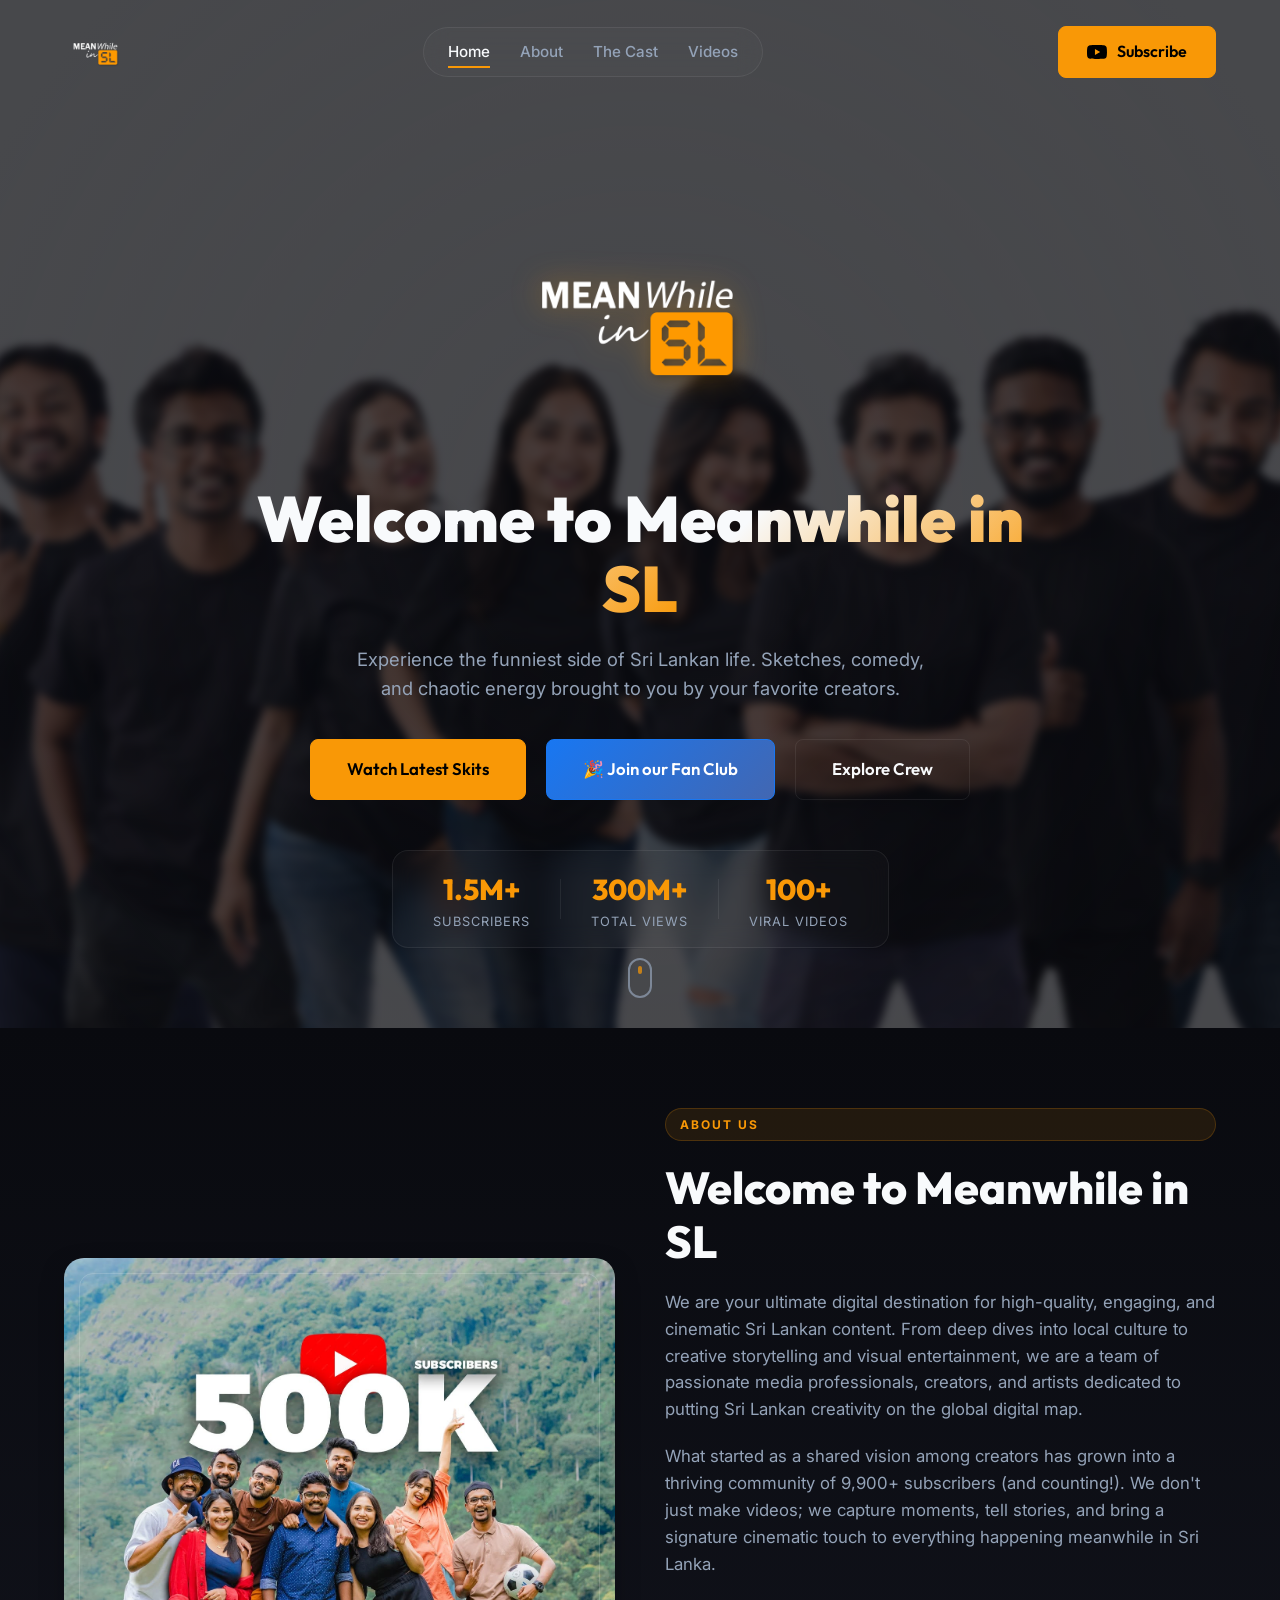
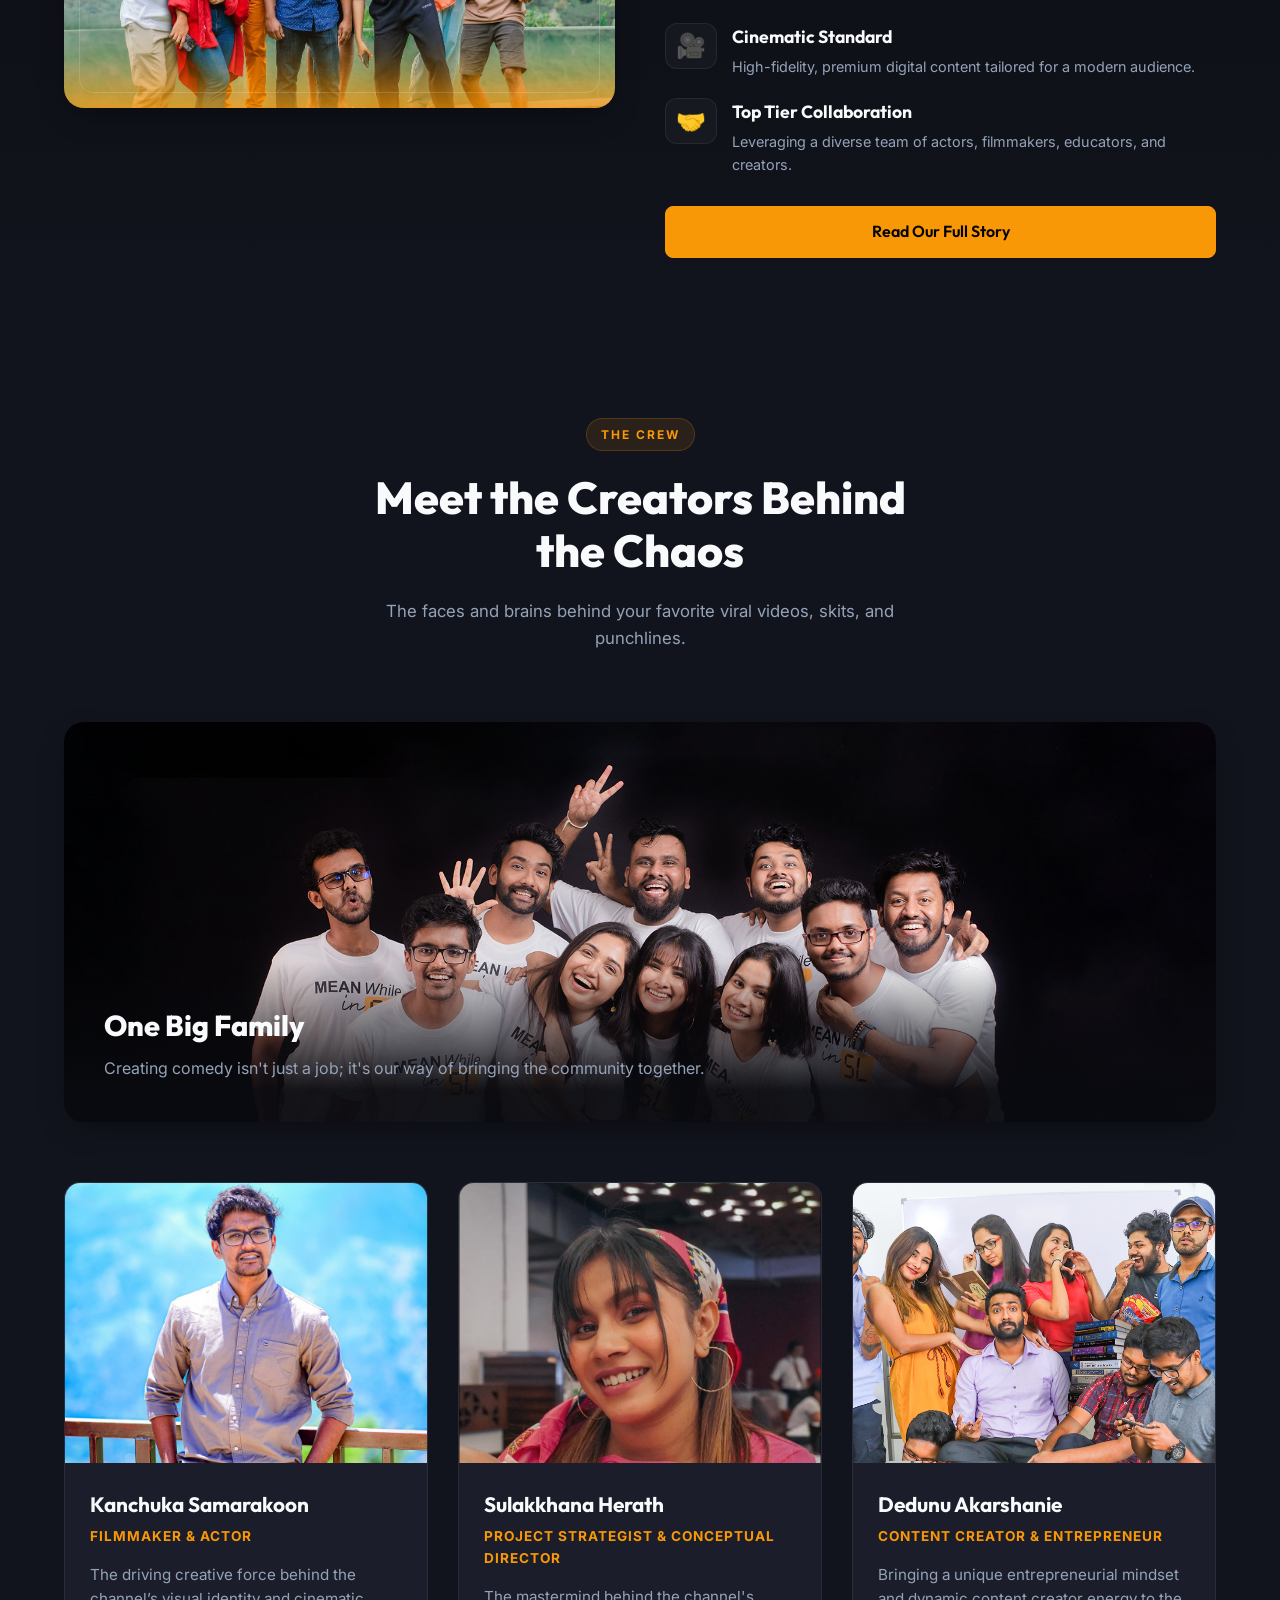
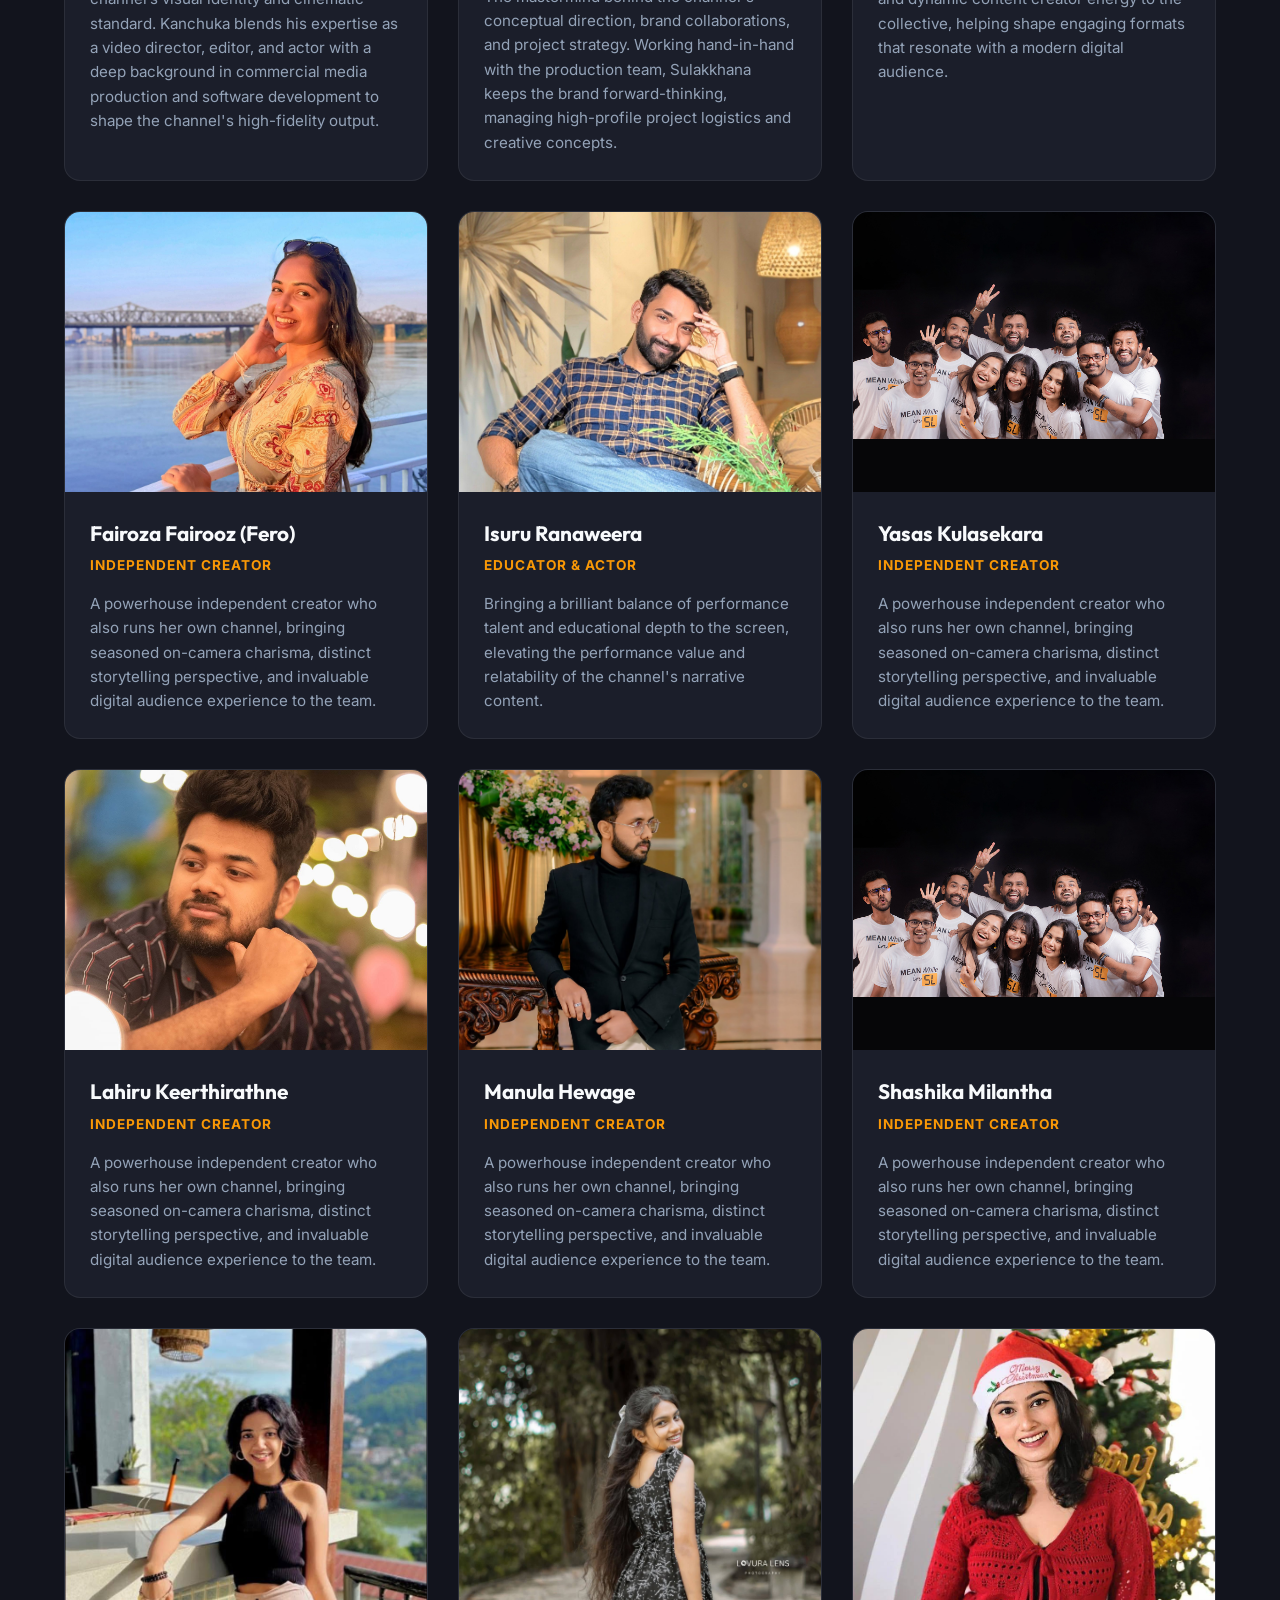
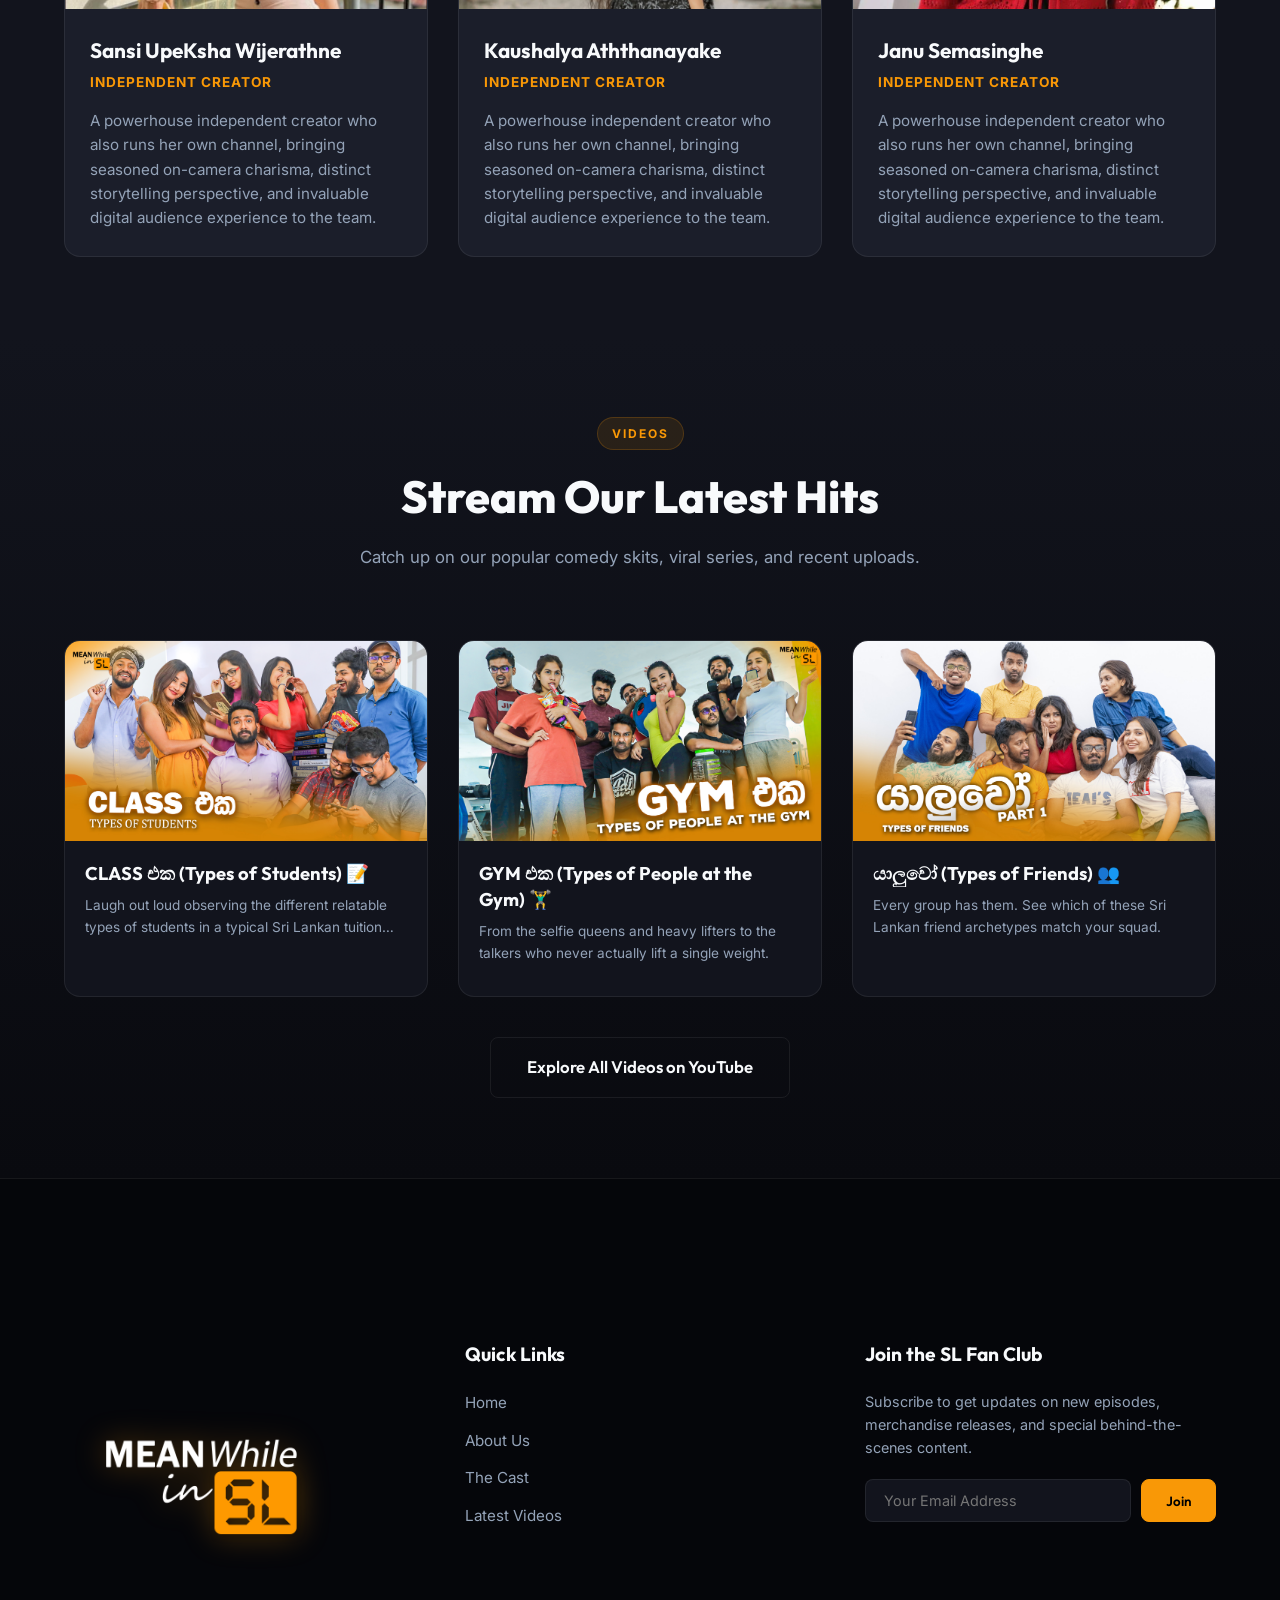
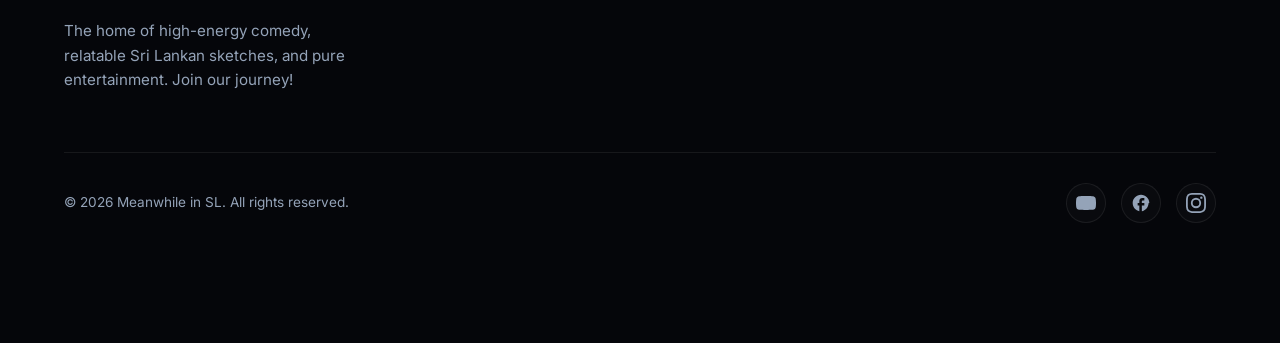
<file: index.html>
<!DOCTYPE html>
<html lang="en">
<head>
    <meta charset="UTF-8">
    <meta name="viewport" content="width=device-width, initial-scale=1.0">
    <title>Meanwhile in SL | Official YouTube Fan Portal</title>
    <meta name="description" content="Welcome to Meanwhile in SL - the ultimate hub of Sri Lankan comedy, skits, and entertainment. Stream our latest videos, meet the cast, and connect with the community!">
    
    <!-- Site Favicon -->
    <link rel="icon" type="image/png" href="meanwhile%20in%20sl%20logo.png">
    
    <!-- Premium Fonts -->
    <link rel="preconnect" href="https://fonts.googleapis.com">
    <link rel="preconnect" href="https://fonts.gstatic.com" crossorigin>
    <link href="https://fonts.googleapis.com/css2?family=Inter:wght@300;400;500;600;700&family=Outfit:wght@400;500;700;800;900&display=swap" rel="stylesheet">
    
    <link rel="stylesheet" href="style.css">
</head>
<body>

    <!-- Floating Glassmorphic Header -->
    <header class="navbar" id="navbar">
        <div class="nav-container">
            <a href="#" class="logo-area">
                <img src="meanwhile%20in%20sl%20logo.png" alt="Meanwhile in SL Logo" class="nav-logo" id="navLogo">
            </a>
            <nav class="nav-menu">
                <a href="#home" class="nav-link active">Home</a>
                <a href="about.html" class="nav-link">About</a>
                <a href="#cast" class="nav-link">The Cast</a>
                <a href="#videos" class="nav-link">Videos</a>
            </nav>
            <div class="nav-actions">
                <a href="https://www.youtube.com/@MeanwhileinSL" target="_blank" class="btn btn-primary" id="subscribeBtn">
                    <svg class="icon-youtube" viewBox="0 0 24 24" width="20" height="20">
                        <path fill="currentColor" d="M23.498 6.163a3.003 3.003 0 0 0-2.11-2.107C19.505 3.545 12 3.545 12 3.545s-7.505 0-9.387.51A3.003 3.003 0 0 0 .502 6.163C0 8.07 0 12 0 12s0 3.93.502 5.837a3.003 3.003 0 0 0 2.11 2.107c1.882.51 9.387.51 9.387.51s7.505 0 9.387-.51a3.003 3.003 0 0 0 2.11-2.107C24 15.93 24 12 24 12s0-3.93-.502-5.837zM9.545 15.568V8.432L15.818 12l-6.273 3.568z"/>
                    </svg>
                    Subscribe
                </a>
                <button class="mobile-toggle" id="mobileToggle" aria-label="Toggle Menu">
                    <span></span>
                    <span></span>
                    <span></span>
                </button>
            </div>
        </div>
    </header>

    <!-- Mobile Nav Overlay -->
    <div class="mobile-nav" id="mobileNav">
        <a href="#home" class="mobile-link">Home</a>
        <a href="about.html" class="mobile-link">About</a>
        <a href="#cast" class="mobile-link">The Cast</a>
        <a href="#videos" class="mobile-link">Videos</a>
        <a href="https://www.youtube.com/@MeanwhileinSL" target="_blank" class="btn btn-primary btn-block">Subscribe on YouTube</a>
    </div>

    <!-- Hero Section -->
    <section class="hero" id="home">
        <div class="hero-bg">
            <img src="meanwhile%20in%20sl%20channel%20art%202024%20copy%202.jpg" alt="Meanwhile in SL Crew Background" class="hero-bg-img">
            <div class="hero-overlay"></div>
        </div>
        <div class="hero-content container">
            <div class="logo-badge reveal">
                <img src="meanwhile%20in%20sl%20logo.png" alt="Meanwhile in SL Logo" class="hero-logo">
            </div>
            <h1 class="hero-title reveal">Welcome to <span class="gradient-text">Meanwhile in SL</span></h1>
            <p class="hero-subtitle reveal">Experience the funniest side of Sri Lankan life. Sketches, comedy, and chaotic energy brought to you by your favorite creators.</p>
            <div class="hero-btns reveal">
                <a href="#videos" class="btn btn-primary btn-lg">Watch Latest Skits</a>
                <a href="https://www.facebook.com/groups/meanwhileinsl" target="_blank" class="btn btn-fanclub btn-lg">🎉 Join our Fan Club</a>
                <a href="#about" class="btn btn-secondary btn-lg">Explore Crew</a>
            </div>
            <div class="hero-stats reveal">
                <div class="stat-card">
                    <span class="stat-number">1.5M+</span>
                    <span class="stat-label">Subscribers</span>
                </div>
                <div class="stat-divider"></div>
                <div class="stat-card">
                    <span class="stat-number">300M+</span>
                    <span class="stat-label">Total Views</span>
                </div>
                <div class="stat-divider"></div>
                <div class="stat-card">
                    <span class="stat-number">100+</span>
                    <span class="stat-label">Viral Videos</span>
                </div>
            </div>
        </div>
        <div class="scroll-indicator">
            <div class="mouse">
                <div class="wheel"></div>
            </div>
        </div>
    </section>

    <!-- About Section -->
    <section class="about" id="about">
        <div class="container grid-2">
            <div class="about-image-wrapper reveal">
                <div class="image-border-decoration"></div>
                <img src="meanwhile in sl 500k.jpg" alt="Meanwhile in SL Crew smiling" class="about-img">
            </div>
            <div class="about-text-container reveal">
                <div class="tag">ABOUT US</div>
                <h2 class="section-title">Welcome to Meanwhile in SL</h2>
                <p class="section-desc">We are your ultimate digital destination for high-quality, engaging, and cinematic Sri Lankan content. From deep dives into local culture to creative storytelling and visual entertainment, we are a team of passionate media professionals, creators, and artists dedicated to putting Sri Lankan creativity on the global digital map.</p>
                <p class="section-desc">What started as a shared vision among creators has grown into a thriving community of 9,900+ subscribers (and counting!). We don't just make videos; we capture moments, tell stories, and bring a signature cinematic touch to everything happening meanwhile in Sri Lanka.</p>
                <div class="about-highlights" style="margin-bottom: 30px;">
                    <div class="highlight-item">
                        <div class="highlight-icon">🎥</div>
                        <div>
                            <h4>Cinematic Standard</h4>
                            <p>High-fidelity, premium digital content tailored for a modern audience.</p>
                        </div>
                    </div>
                    <div class="highlight-item">
                        <div class="highlight-icon">🤝</div>
                        <div>
                            <h4>Top Tier Collaboration</h4>
                            <p>Leveraging a diverse team of actors, filmmakers, educators, and creators.</p>
                        </div>
                    </div>
                </div>
                <a href="about.html" class="btn btn-primary">Read Our Full Story</a>
            </div>
        </div>
    </section>

    <!-- The Cast / Crew Gallery -->
    <section class="cast" id="cast">
        <div class="container">
            <div class="section-header reveal">
                <div class="tag">THE CREW</div>
                <h2 class="section-title text-center">Meet the Creators Behind the Chaos</h2>
                <p class="section-desc text-center">The faces and brains behind your favorite viral videos, skits, and punchlines.</p>
            </div>
            
            <div class="cast-highlight-banner reveal">
                <img src="Untitled-1.jpg" alt="Meanwhile in SL Crew group photo" class="cast-group-banner-img">
                <div class="banner-overlay">
                    <h3>One Big Family</h3>
                    <p>Creating comedy isn't just a job; it's our way of bringing the community together.</p>
                </div>
            </div>

                       <!-- Subsection 2: Talent -->
            <div class="team-subsection reveal">
                <div class="team-grid-3">
                      <div class="team-member-card">
                        <div class="team-avatar">
                            <div class="avatar-placeholder" style="background-image: url('team/kanchuka.jpg'); background-position: 20% 30%;"></div>
                        </div>
                        <div class="team-info">
                            <h3>Kanchuka Samarakoon</h3>
                            <span class="member-role">Filmmaker & Actor</span>
                            <p class="member-bio">The driving creative force behind the channel’s visual identity and cinematic standard. Kanchuka blends his expertise as a video director, editor, and actor with a deep background in commercial media production and software development to shape the channel's high-fidelity output.</p>
                        </div>
                    </div>
                    <div class="team-member-card">
                        <div class="team-avatar">
                            <div class="avatar-placeholder" style="background-image: url('team/sulakkhana\ herath.jpg'); background-position: 40% 20%;"></div>
                        </div>
                        <div class="team-info">
                            <h3>Sulakkhana Herath</h3>
                            <span class="member-role">Project Strategist & Conceptual Director</span>
                            <p class="member-bio">The mastermind behind the channel's conceptual direction, brand collaborations, and project strategy. Working hand-in-hand with the production team, Sulakkhana keeps the brand forward-thinking, managing high-profile project logistics and creative concepts.</p>
                        </div>
                    </div>
                    <div class="team-member-card">
                        <div class="team-avatar">
                            <div class="avatar-placeholder" style="background-image: url('photo.jpg'); background-position: 60% 40%;"></div>
                        </div>
                        <div class="team-info">
                            <h3>Dedunu Akarshanie</h3>
                            <span class="member-role">Content Creator & Entrepreneur</span>
                            <p class="member-bio">Bringing a unique entrepreneurial mindset and dynamic content creator energy to the collective, helping shape engaging formats that resonate with a modern digital audience.</p>
                        </div>
                    </div>

                    <div class="team-member-card">
                        <div class="team-avatar">
                            <div class="avatar-placeholder" style="background-image: url('team/fero.jpg'); background-position: 70% 30%;"></div>
                        </div>
                        <div class="team-info">
                            <h3>Fairoza Fairooz (Fero)</h3>
                            <span class="member-role">Independent Creator</span>
                            <p class="member-bio">A powerhouse independent creator who also runs her own channel, bringing seasoned on-camera charisma, distinct storytelling perspective, and invaluable digital audience experience to the team.</p>
                        </div>
                    </div>

                    <div class="team-member-card">
                        <div class="team-avatar">
                            <div class="avatar-placeholder" style="background-image: url('team/isuru\ ranaweera.jpg'); background-position: 10% 50%;"></div>
                        </div>
                        <div class="team-info">
                            <h3>Isuru Ranaweera</h3>
                            <span class="member-role">Educator & Actor</span>
                            <p class="member-bio">Bringing a brilliant balance of performance talent and educational depth to the screen, elevating the performance value and relatability of the channel's narrative content.</p>
                        </div>
                    </div>

                    <div class="team-member-card">
                        <div class="team-avatar">
                            <div class="avatar-placeholder" style="background-image: url('Untitled-1.jpg'); background-position: 70% 30%;"></div>
                        </div>
                        <div class="team-info">
                            <h3>Yasas Kulasekara</h3>
                            <span class="member-role">Independent Creator</span>
                            <p class="member-bio">A powerhouse independent creator who also runs her own channel, bringing seasoned on-camera charisma, distinct storytelling perspective, and invaluable digital audience experience to the team.</p>
                        </div>
                    </div>

                    <div class="team-member-card">
                        <div class="team-avatar">
                            <div class="avatar-placeholder" style="background-image: url('team/lahiru\ ashoka.jpeg'); background-position: 70% 30%;"></div>
                        </div>
                        <div class="team-info">
                            <h3>Lahiru Keerthirathne</h3>
                            <span class="member-role">Independent Creator</span>
                            <p class="member-bio">A powerhouse independent creator who also runs her own channel, bringing seasoned on-camera charisma, distinct storytelling perspective, and invaluable digital audience experience to the team.</p>
                        </div>
                    </div>

                    <div class="team-member-card">
                        <div class="team-avatar">
                            <div class="avatar-placeholder" style="background-image: url('team/manula\ hewage.jpg'); background-position: 70% 30%;"></div>
                        </div>
                        <div class="team-info">
                            <h3>Manula Hewage</h3>
                            <span class="member-role">Independent Creator</span>
                            <p class="member-bio">A powerhouse independent creator who also runs her own channel, bringing seasoned on-camera charisma, distinct storytelling perspective, and invaluable digital audience experience to the team.</p>
                        </div>
                    </div>

                    <div class="team-member-card">
                        <div class="team-avatar">
                            <div class="avatar-placeholder" style="background-image: url('Untitled-1.jpg'); background-position: 70% 30%;"></div>
                        </div>
                        <div class="team-info">
                            <h3>Shashika Milantha</h3>
                            <span class="member-role">Independent Creator</span>
                            <p class="member-bio">A powerhouse independent creator who also runs her own channel, bringing seasoned on-camera charisma, distinct storytelling perspective, and invaluable digital audience experience to the team.</p>
                        </div>
                    </div>

                  

                         <div class="team-member-card">
                        <div class="team-avatar">
                            <div class="avatar-placeholder" style="background-image: url('team/sansi\ wije.jpeg'); background-position: 70% 30%;"></div>
                        </div>
                        <div class="team-info">
                            <h3>Sansi UpeKsha Wijerathne</h3>
                            <span class="member-role">Independent Creator</span>
                            <p class="member-bio">A powerhouse independent creator who also runs her own channel, bringing seasoned on-camera charisma, distinct storytelling perspective, and invaluable digital audience experience to the team.</p>
                        </div>
                    </div>

                     <div class="team-member-card">
                        <div class="team-avatar">
                            <div class="avatar-placeholder" style="background-image: url('team/hiruni.jpeg'); background-position: 70% 30%;"></div>
                        </div>
                        <div class="team-info">
                            <h3>Kaushalya Aththanayake</h3>
                            <span class="member-role">Independent Creator</span>
                            <p class="member-bio">A powerhouse independent creator who also runs her own channel, bringing seasoned on-camera charisma, distinct storytelling perspective, and invaluable digital audience experience to the team.</p>
                        </div>
                    </div>

                    <div class="team-member-card">
                        <div class="team-avatar">
                            <div class="avatar-placeholder" style="background-image: url('team/janu.jpeg'); background-position: 70% 30%;"></div>
                        </div>
                        <div class="team-info">
                            <h3>Janu Semasinghe</h3>
                            <span class="member-role">Independent Creator</span>
                            <p class="member-bio">A powerhouse independent creator who also runs her own channel, bringing seasoned on-camera charisma, distinct storytelling perspective, and invaluable digital audience experience to the team.</p>
                        </div>
                    </div>


                </div>
            </div>

        </div>
    </section>

    <!-- Latest Videos Grid -->
    <section class="videos" id="videos">
        <div class="container">
            <div class="section-header reveal">
                <div class="tag">VIDEOS</div>
                <h2 class="section-title text-center">Stream Our Latest Hits</h2>
                <p class="section-desc text-center">Catch up on our popular comedy skits, viral series, and recent uploads.</p>
            </div>

            <div class="videos-grid reveal">
                <!-- Video Card 1 -->
                <a href="https://www.youtube.com/watch?v=Gk747vO0y1U" target="_blank" class="video-card">
                    <div class="video-thumbnail">
                        <img src="classroom.jpg" alt="CLASS එක (Types of Students) Thumbnail" class="thumb-img">
                        <div class="play-overlay">
                            <span class="play-btn-circle">
                                <svg class="icon-play" viewBox="0 0 24 24" width="24" height="24">
                                    <path fill="currentColor" d="M8 5v14l11-7z"/>
                                </svg>
                            </span>
                        </div>
                    </div>
                    <div class="video-meta">
                        <h3>CLASS එක (Types of Students) 📝</h3>
                        <p class="video-desc">Laugh out loud observing the different relatable types of students in a typical Sri Lankan tuition class environment.</p>
                    </div>
                </a>

                <!-- Video Card 2 -->
                <a href="https://www.youtube.com/watch?v=6m3i4oW9a5Q" target="_blank" class="video-card">
                    <div class="video-thumbnail">
                        <img src="gym eka.jpg" alt="GYM එක (Types of People at the Gym) Thumbnail" class="thumb-img">
                        <div class="play-overlay">
                            <span class="play-btn-circle">
                                <svg class="icon-play" viewBox="0 0 24 24" width="24" height="24">
                                    <path fill="currentColor" d="M8 5v14l11-7z"/>
                                </svg>
                            </span>
                        </div>
                    </div>
                    <div class="video-meta">
                        <h3>GYM එක (Types of People at the Gym) 🏋️‍♂️</h3>
                        <p class="video-desc">From the selfie queens and heavy lifters to the talkers who never actually lift a single weight.</p>
                    </div>
                </a>

                <!-- Video Card 3 -->
                <a href="https://www.youtube.com/watch?v=R2jN2_gG1zQ" target="_blank" class="video-card">
                    <div class="video-thumbnail">
                        <img src="types of friends copy.jpg" alt="यාලුවෝ (Types of Friends) Thumbnail" class="thumb-img">
                        <div class="play-overlay">
                            <span class="play-btn-circle">
                                <svg class="icon-play" viewBox="0 0 24 24" width="24" height="24">
                                    <path fill="currentColor" d="M8 5v14l11-7z"/>
                                </svg>
                            </span>
                        </div>
                    </div>
                    <div class="video-meta">
                        <h3>යාලුවෝ (Types of Friends) 👥</h3>
                        <p class="video-desc">Every group has them. See which of these Sri Lankan friend archetypes match your squad.</p>
                    </div>
                </a>
            </div>

            <div class="text-center mt-4 reveal">
                <a href="https://www.youtube.com/@MeanwhileinSL/videos" target="_blank" class="btn btn-secondary btn-lg">Explore All Videos on YouTube</a>
            </div>
        </div>
    </section>

    <!-- Footer / Community Connect -->
    <footer class="footer">
        <div class="container">
            <div class="footer-top grid-3">
                <div class="footer-about">
                    <img src="meanwhile%20in%20sl%20logo.png" alt="Meanwhile in SL Logo" class="hero-logo">
                    <p>The home of high-energy comedy, relatable Sri Lankan sketches, and pure entertainment. Join our journey!</p>
                </div>
                <div class="footer-links">
                    <h3>Quick Links</h3>
                    <ul>
                        <li><a href="#home">Home</a></li>
                        <li><a href="#about">About Us</a></li>
                        <li><a href="#cast">The Cast</a></li>
                        <li><a href="#videos">Latest Videos</a></li>
                    </ul>
                </div>
                <div class="footer-community">
                    <h3>Join the SL Fan Club</h3>
                    <p>Subscribe to get updates on new episodes, merchandise releases, and special behind-the-scenes content.</p>
                    <form class="newsletter-form" id="newsletterForm">
                        <input type="email" placeholder="Your Email Address" required class="input-field">
                        <button type="submit" class="btn btn-primary btn-submit">Join</button>
                    </form>
                </div>
            </div>
            
            <hr class="footer-divider">
            
            <div class="footer-bottom">
                <p>&copy; 2026 Meanwhile in SL. All rights reserved.</p>
                <div class="social-links">
                    <a href="https://www.youtube.com/@MeanwhileinSL" target="_blank" aria-label="YouTube">
                        <svg viewBox="0 0 24 24" width="20" height="20"><path fill="currentColor" d="M23.498 6.163a3.003 3.003 0 0 0-2.11-2.107C19.505 3.545 12 3.545 12 3.545s-7.505 0-9.387.51A3.003 3.003 0 0 0 .502 6.163C0 8.07 0 12 0 12s0 3.93.502 5.837a3.003 3.003 0 0 0 2.11 2.107c1.882.51 9.387.51 9.387.51s7.505 0 9.387-.51a3.003 3.003 0 0 0 2.11-2.107C24 15.93 24 12 24 12s0-3.93-.502-5.837z"/></svg>
                    </a>
                    <a href="https://www.facebook.com/groups/meanwhileinsl" target="_blank" aria-label="Facebook Fan Club">
                        <svg viewBox="0 0 24 24" width="20" height="20"><path fill="currentColor" d="M22 12c0-5.52-4.48-10-10-10S2 6.48 2 12c0 4.84 3.44 8.87 8 9.8V15H8v-3h2V9.5C10 7.57 11.57 6 13.5 6H16v3h-2c-.55 0-1 .45-1 1v2h3v3h-3v6.95c4.56-.93 8-4.96 8-9.75z"/></svg>
                    </a>
                    <a href="#" aria-label="Instagram">
                        <svg viewBox="0 0 24 24" width="20" height="20"><path fill="currentColor" d="M12 2.163c3.204 0 3.584.012 4.85.07 3.252.148 4.771 1.691 4.919 4.919.058 1.265.069 1.645.069 4.849 0 3.205-.012 3.584-.069 4.849-.149 3.225-1.664 4.771-4.919 4.919-1.266.058-1.644.07-4.85.07-3.204 0-3.584-.012-4.849-.07-3.26-.149-4.771-1.699-4.919-4.92-.058-1.265-.07-1.644-.07-4.849 0-3.204.013-3.583.07-4.849.149-3.227 1.664-4.771 4.919-4.919 1.266-.057 1.645-.069 4.849-.069zM12 0C8.741 0 8.333.014 7.053.072 2.695.272.273 2.69.073 7.051.014 8.333 0 8.741 0 12c0 3.259.014 3.668.072 4.948.2 4.358 2.618 6.78 6.98 6.98 1.281.058 1.689.072 4.948.072 3.259 0 3.668-.014 4.948-.072 4.354-.2 6.782-2.618 6.979-6.98.059-1.28.073-1.689.073-4.948 0-3.259-.014-3.667-.072-4.947-.196-4.354-2.617-6.78-6.979-6.98C15.668.014 15.259 0 12 0zm0 5.838a6.162 6.162 0 1 0 0 12.324 6.162 6.162 0 0 0 0-12.324zM12 16a4 4 0 1 1 0-8 4 4 0 0 1 0 8zm6.406-11.845a1.44 1.44 0 1 0 0 2.881 1.44 1.44 0 0 0 0-2.881z"/></svg>
                    </a>
                </div>
            </div>
        </div>
    </footer>



    <script src="app.js"></script>
</body>
</html>
</file>
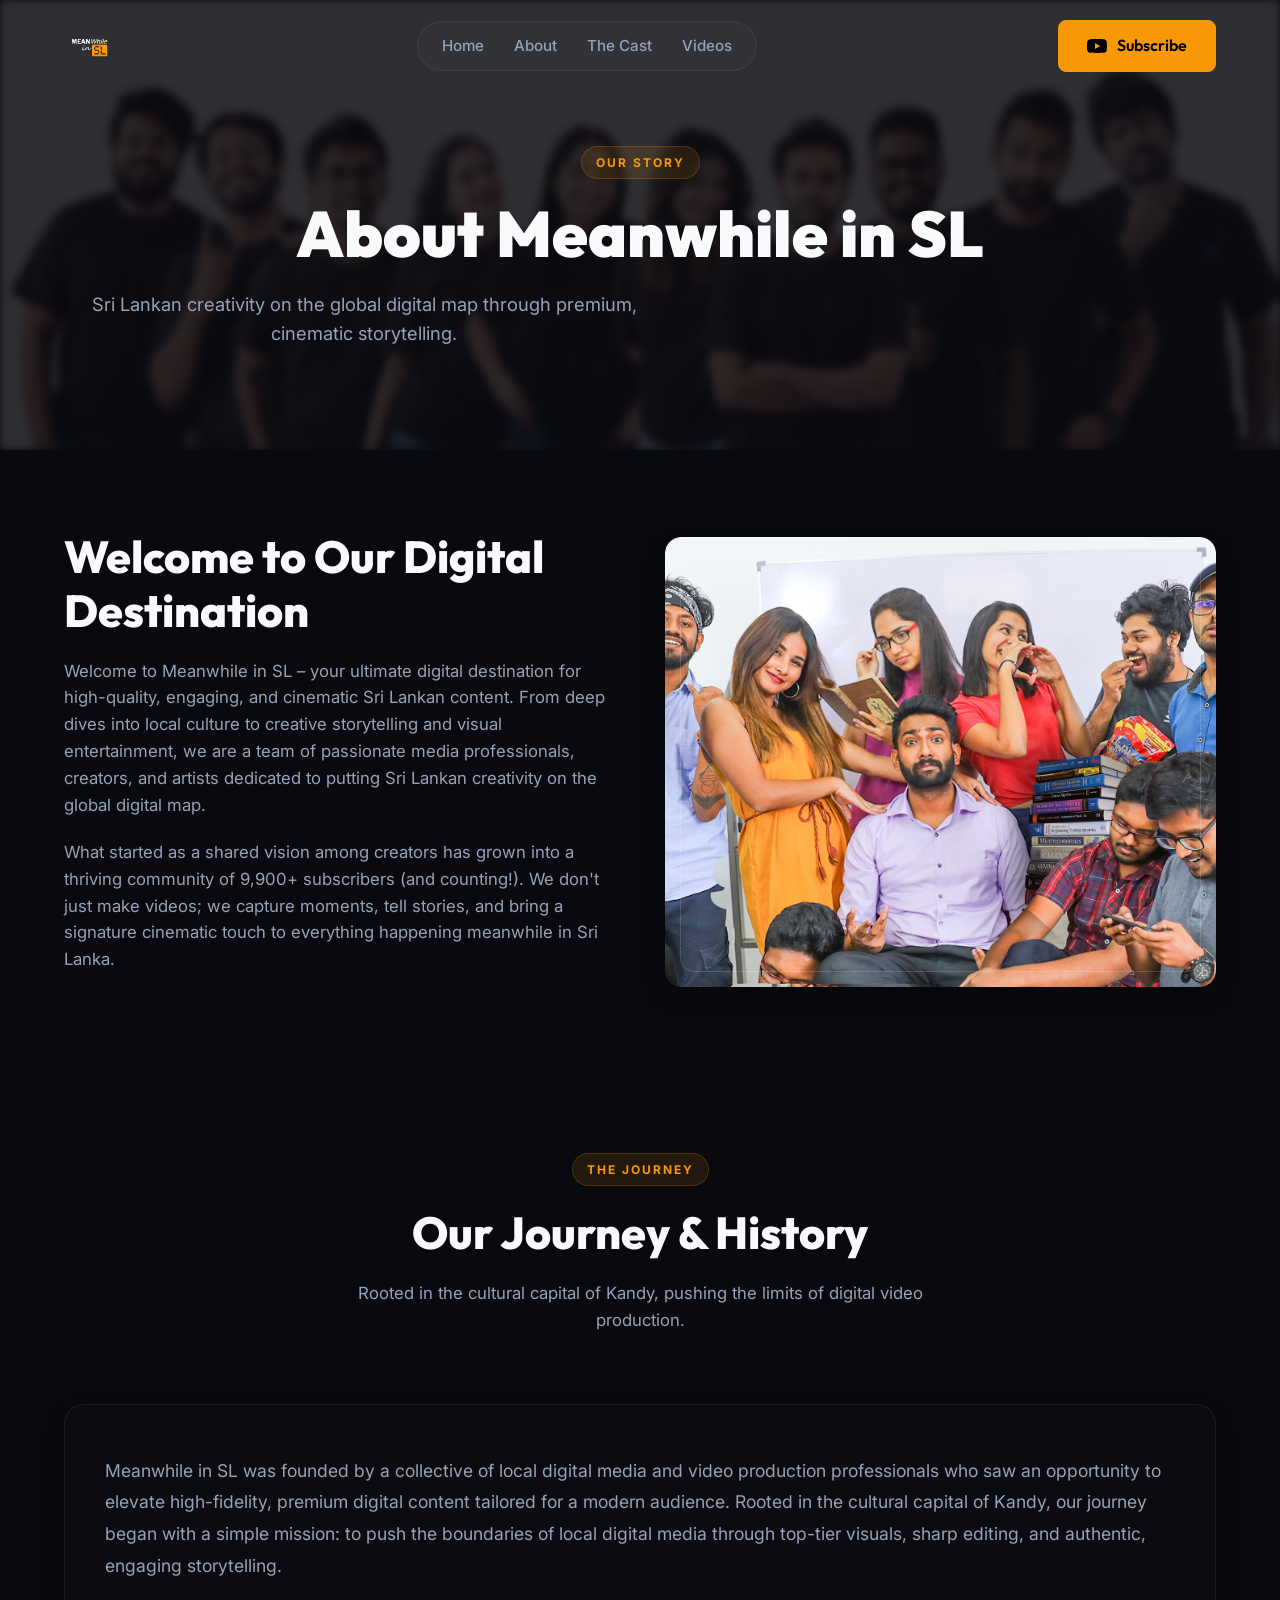
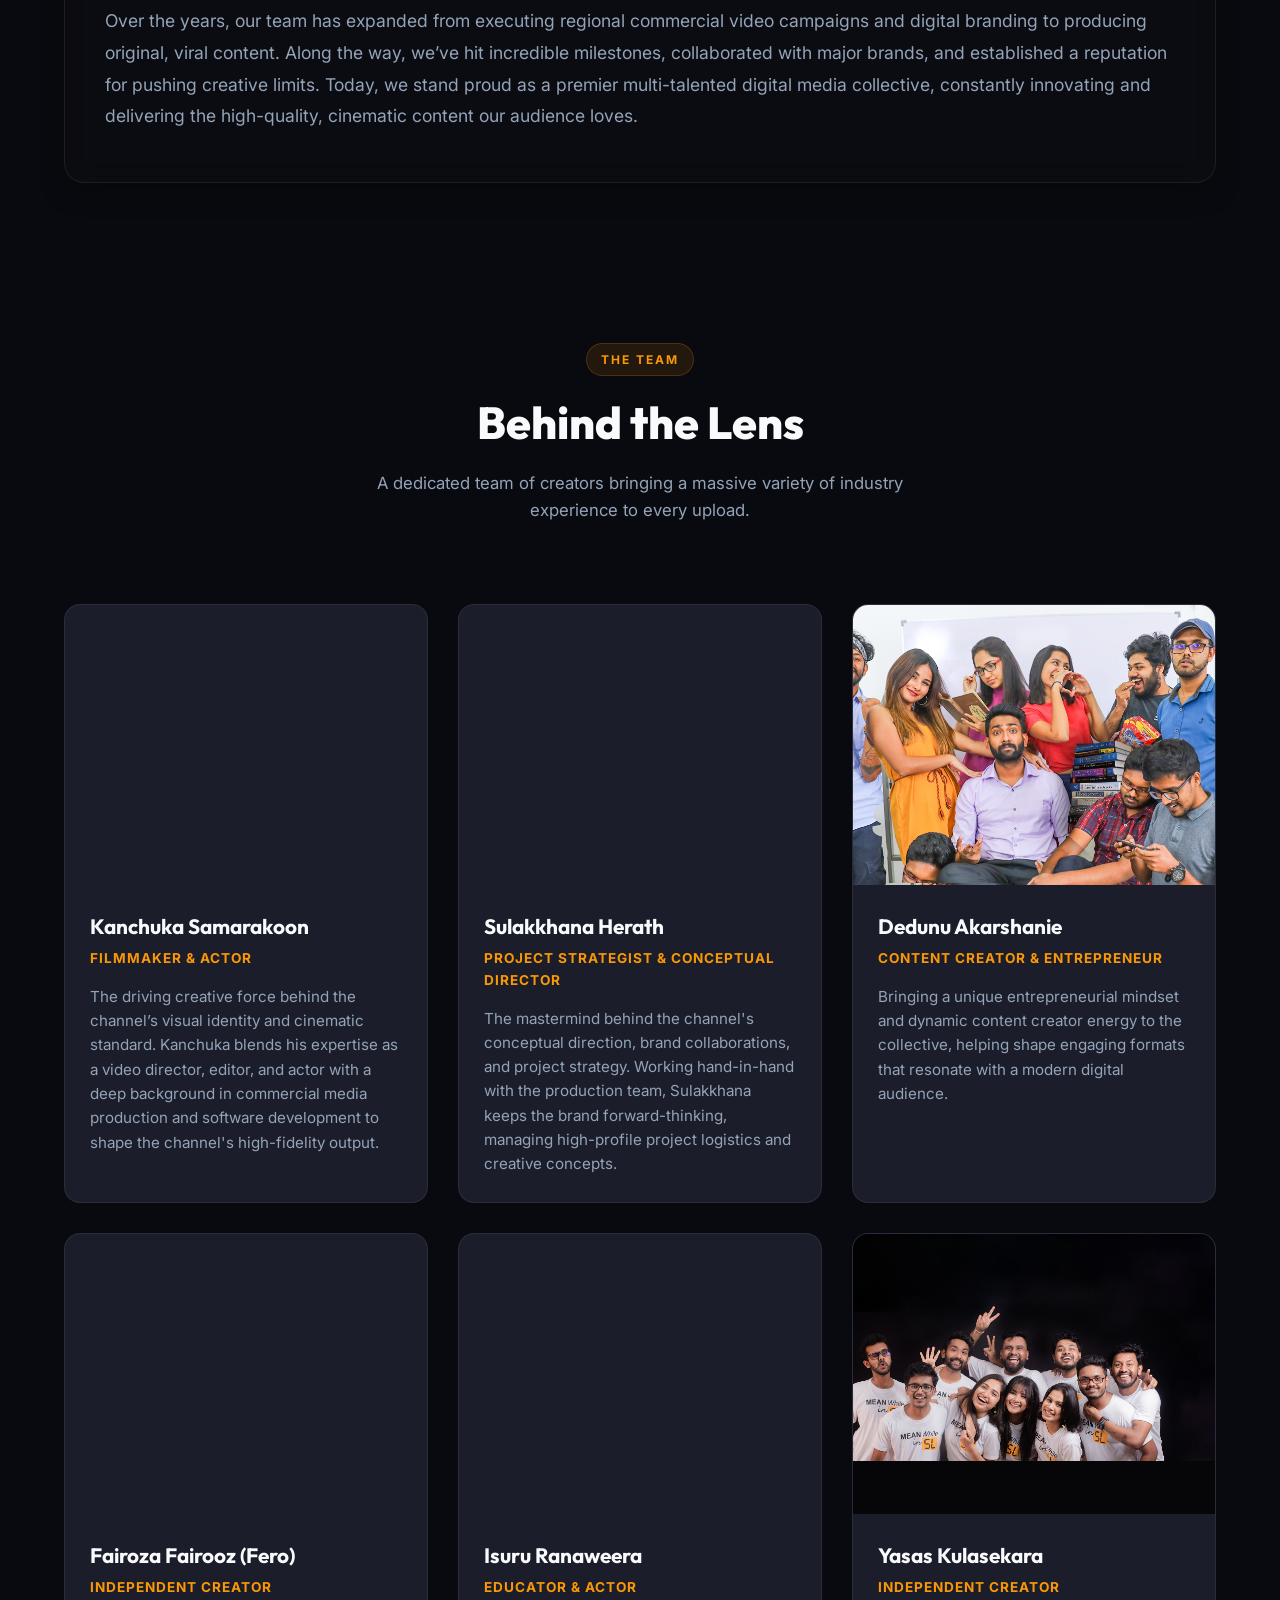
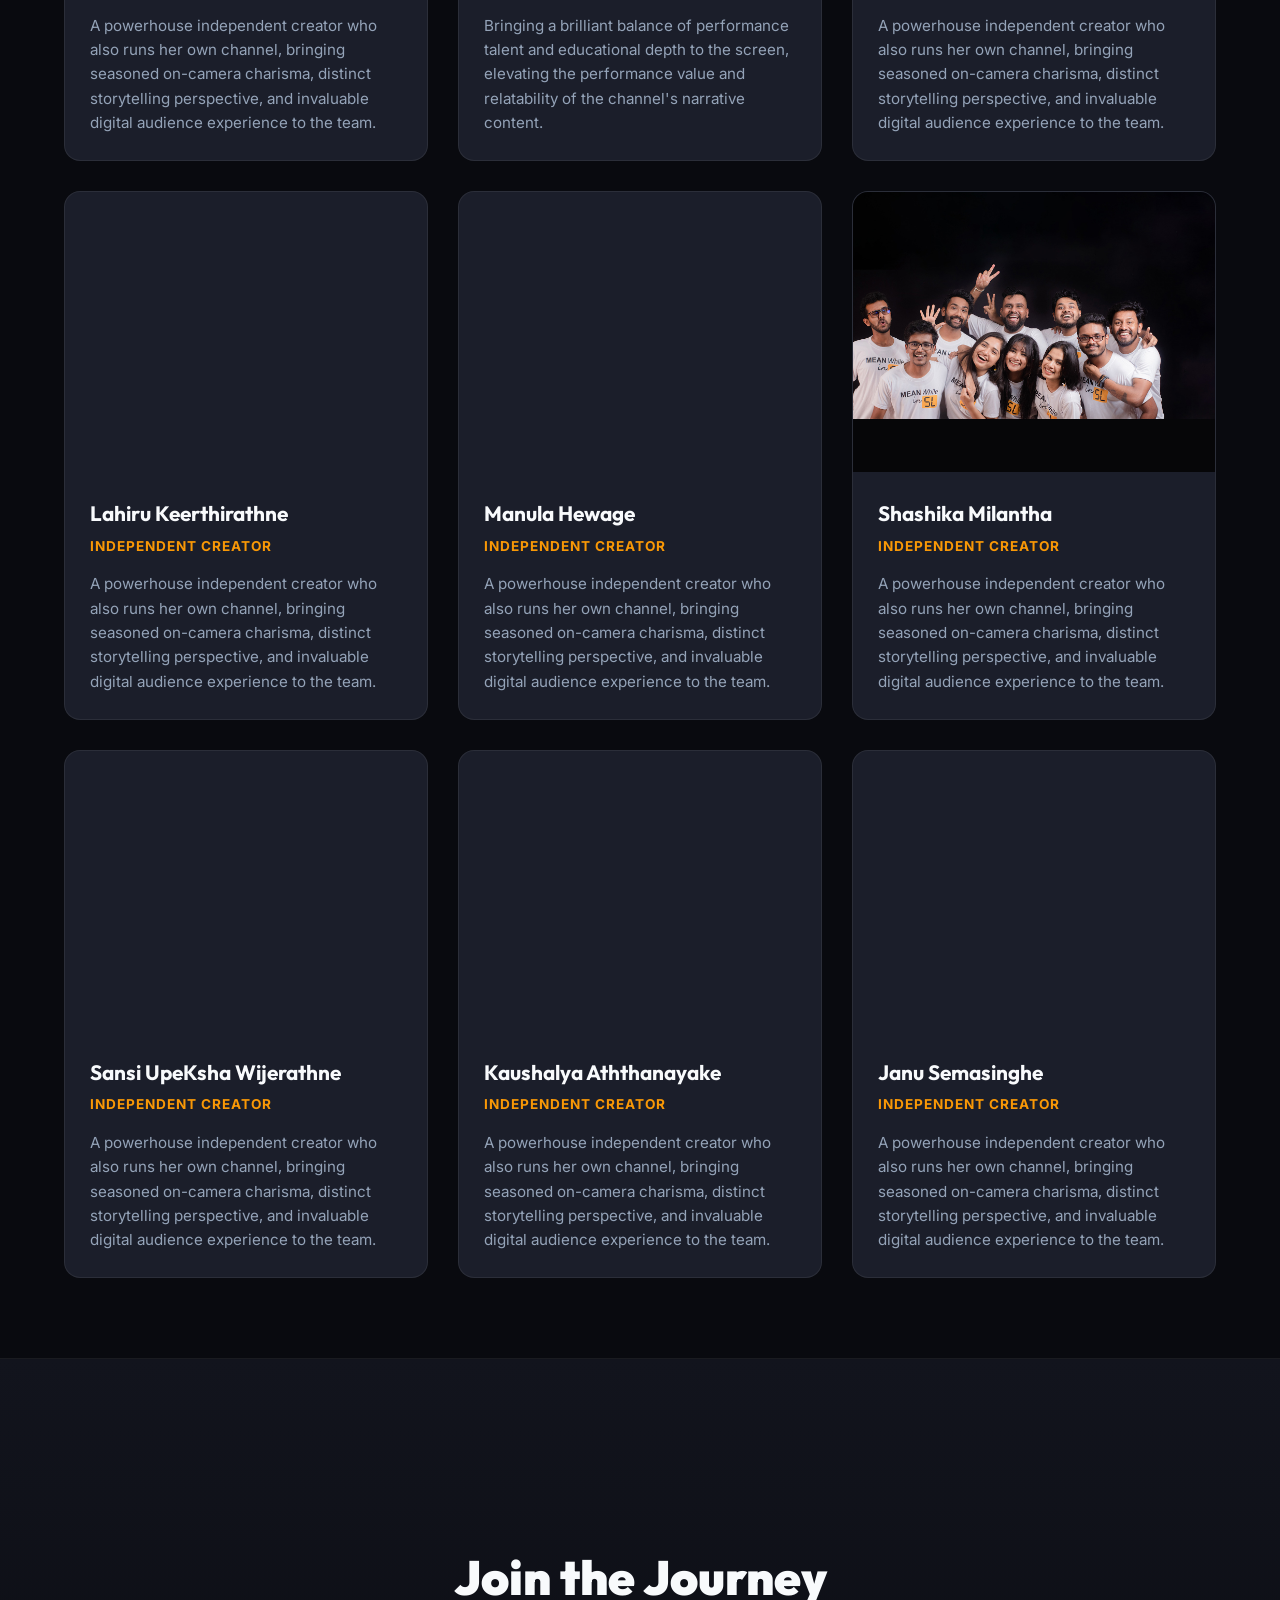
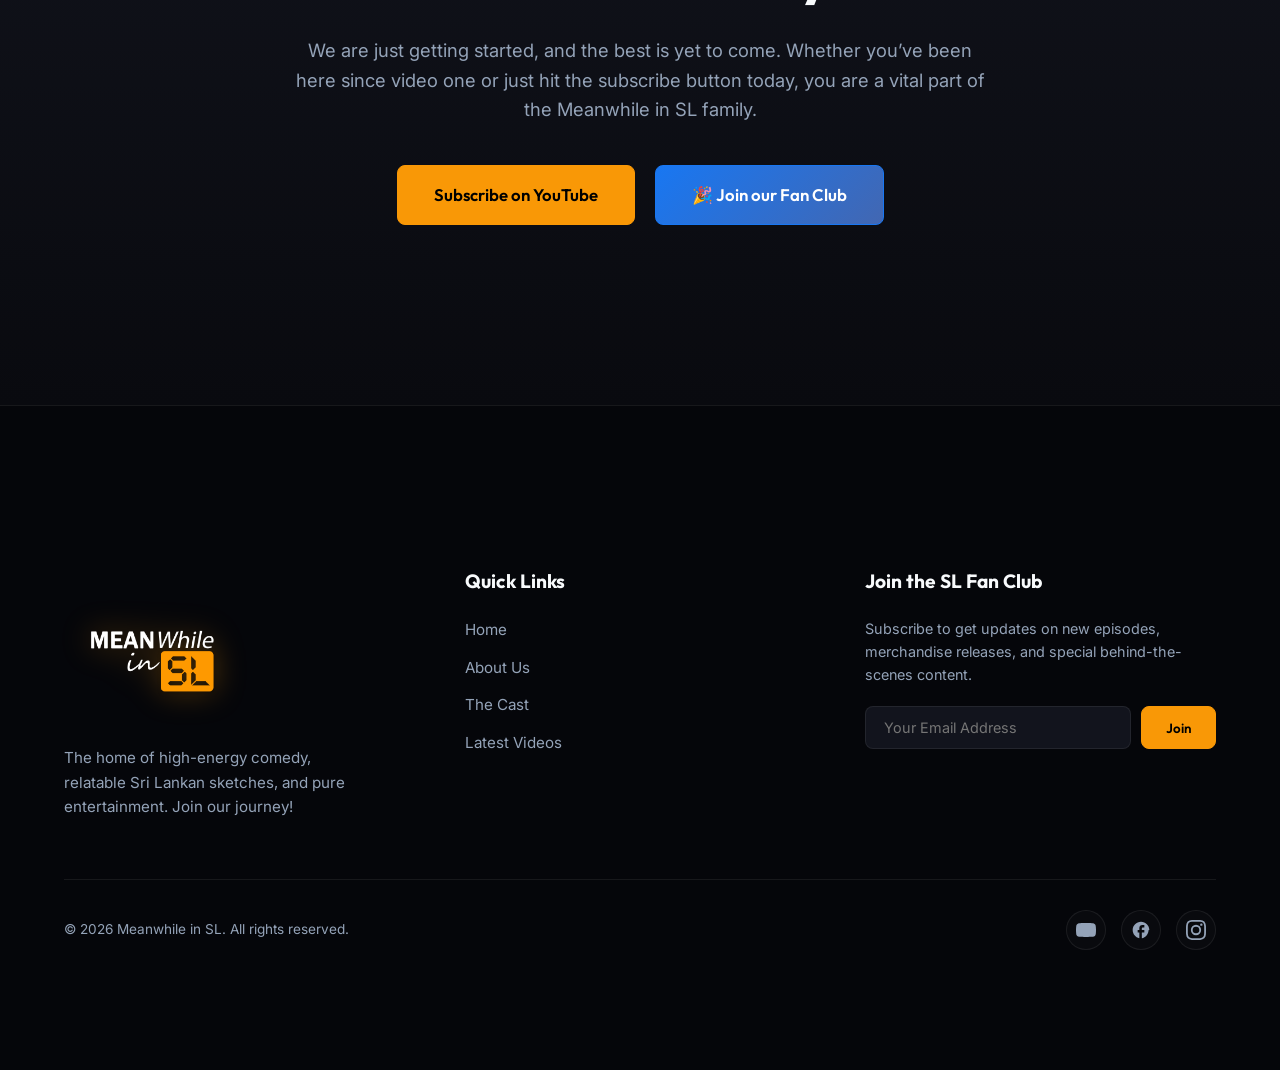
<file: about.html>
<!DOCTYPE html>
<html lang="en">
<head>
    <meta charset="UTF-8">
    <meta name="viewport" content="width=device-width, initial-scale=1.0">
    <title>About Us | Meanwhile in SL</title>
    <meta name="description" content="Learn about Meanwhile in SL - the ultimate digital destination for cinematic Sri Lankan content. Meet the core team, creators, and powerhouse production crew.">
    
    <!-- Site Favicon -->
    <link rel="icon" type="image/png" href="meanwhile%20in%20sl%20logo.png">
    
    <!-- Premium Fonts -->
    <link rel="preconnect" href="https://fonts.googleapis.com">
    <link rel="preconnect" href="https://fonts.gstatic.com" crossorigin>
    <link href="https://fonts.googleapis.com/css2?family=Inter:wght@300;400;500;600;700&family=Outfit:wght@400;500;700;800;900&display=swap" rel="stylesheet">
    
    <link rel="stylesheet" href="style.css">
</head>
<body>

    <!-- Floating Glassmorphic Header -->
    <header class="navbar scrolled" id="navbar">
        <div class="nav-container">
            <a href="index.html" class="logo-area">
                <img src="meanwhile%20in%20sl%20logo.png" alt="Meanwhile in SL Logo" class="nav-logo" id="navLogo" style="height: 52px;">
            </a>
            <nav class="nav-menu">
                <a href="index.html#home" class="nav-link">Home</a>
                <a href="about.html" class="nav-link active">About</a>
                <a href="index.html#cast" class="nav-link">The Cast</a>
                <a href="index.html#videos" class="nav-link">Videos</a>
            </nav>
            <div class="nav-actions">
                <a href="https://www.youtube.com/@MeanwhileinSL" target="_blank" class="btn btn-primary" id="subscribeBtn">
                    <svg class="icon-youtube" viewBox="0 0 24 24" width="20" height="20">
                        <path fill="currentColor" d="M23.498 6.163a3.003 3.003 0 0 0-2.11-2.107C19.505 3.545 12 3.545 12 3.545s-7.505 0-9.387.51A3.003 3.003 0 0 0 .502 6.163C0 8.07 0 12 0 12s0 3.93.502 5.837a3.003 3.003 0 0 0 2.11 2.107c1.882.51 9.387.51 9.387.51s7.505 0 9.387-.51a3.003 3.003 0 0 0 2.11-2.107C24 15.93 24 12 24 12s0-3.93-.502-5.837zM9.545 15.568V8.432L15.818 12l-6.273 3.568z"/>
                    </svg>
                    Subscribe
                </a>
                <button class="mobile-toggle" id="mobileToggle" aria-label="Toggle Menu">
                    <span></span>
                    <span></span>
                    <span></span>
                </button>
            </div>
        </div>
    </header>

    <!-- Mobile Nav Overlay -->
    <div class="mobile-nav" id="mobileNav">
        <a href="index.html#home" class="mobile-link">Home</a>
        <a href="about.html" class="mobile-link">About</a>
        <a href="index.html#cast" class="mobile-link">The Cast</a>
        <a href="index.html#videos" class="mobile-link">Videos</a>
        <a href="https://www.youtube.com/@MeanwhileinSL" target="_blank" class="btn btn-primary btn-block">Subscribe on YouTube</a>
    </div>

    <!-- About Inner Hero -->
    <section class="about-hero">
        <div class="about-hero-bg">
            <img src="meanwhile%20in%20sl%20channel%20art%202024%20copy%202.jpg" alt="Meanwhile in SL Crew Background" class="about-hero-bg-img">
            <div class="about-hero-overlay"></div>
        </div>
        <div class="container text-center reveal active">
            <div class="tag">OUR STORY</div>
            <h1 class="hero-title">About Meanwhile in SL</h1>
            <p class="hero-subtitle">Sri Lankan creativity on the global digital map through premium, cinematic storytelling.</p>
        </div>
    </section>

    <!-- Welcome / Main Description -->
    <section class="about-intro">
        <div class="container grid-2">
            <div class="about-intro-text reveal">
                <h2 class="section-title">Welcome to Our Digital Destination</h2>
                <p class="section-desc">Welcome to Meanwhile in SL – your ultimate digital destination for high-quality, engaging, and cinematic Sri Lankan content. From deep dives into local culture to creative storytelling and visual entertainment, we are a team of passionate media professionals, creators, and artists dedicated to putting Sri Lankan creativity on the global digital map.</p>
                <p class="section-desc">What started as a shared vision among creators has grown into a thriving community of 9,900+ subscribers (and counting!). We don't just make videos; we capture moments, tell stories, and bring a signature cinematic touch to everything happening meanwhile in Sri Lanka.</p>
            </div>
            <div class="about-intro-image-wrapper reveal">
                <div class="image-border-decoration"></div>
                <img src="photo.jpg" alt="Meanwhile in SL Crew smiling" class="about-intro-img">
            </div>
        </div>
    </section>

    <!-- Our Journey & History -->
    <section class="about-journey">
        <div class="container">
            <div class="section-header reveal">
                <div class="tag">THE JOURNEY</div>
                <h2 class="section-title text-center">Our Journey & History</h2>
                <p class="section-desc text-center">Rooted in the cultural capital of Kandy, pushing the limits of digital video production.</p>
            </div>

            <div class="journey-content-box reveal">
                <div class="journey-text-block">
                    <p>Meanwhile in SL was founded by a collective of local digital media and video production professionals who saw an opportunity to elevate high-fidelity, premium digital content tailored for a modern audience. Rooted in the cultural capital of Kandy, our journey began with a simple mission: to push the boundaries of local digital media through top-tier visuals, sharp editing, and authentic, engaging storytelling.</p>
                    <p>Over the years, our team has expanded from executing regional commercial video campaigns and digital branding to producing original, viral content. Along the way, we’ve hit incredible milestones, collaborated with major brands, and established a reputation for pushing creative limits. Today, we stand proud as a premier multi-talented digital media collective, constantly innovating and delivering the high-quality, cinematic content our audience loves.</p>
                </div>
            </div>
        </div>
    </section>

    <!-- Meet The Team -->
    <section class="about-team">
        <div class="container">
            <div class="section-header reveal">
                <div class="tag">THE TEAM</div>
                <h2 class="section-title text-center">Behind the Lens</h2>
                <p class="section-desc text-center">A dedicated team of creators bringing a massive variety of industry experience to every upload.</p>
            </div>


           <!-- Subsection 2: Talent -->
            <div class="team-subsection reveal">
                <div class="team-grid-3">
                      <div class="team-member-card">
                        <div class="team-avatar">
                            <div class="avatar-placeholder" style="background-image: url('https://scontent.fcmb1-2.fna.fbcdn.net/v/t39.30808-6/484182328_9840777942613437_3595091647632153605_n.jpg?stp=dst-jpg_tt6&cstp=mx1860x2048&ctp=s1860x2048&_nc_cat=100&ccb=1-7&_nc_sid=a5f93a&_nc_ohc=pTIH4A0-7n8Q7kNvwGMl-Ba&_nc_oc=AdqKL68I0Cy5PTVkeO1D-a4w556RmDHoKwRbZXMNMr2Cmqdtb182wT_cDc7JpOEt8nYH-avmyz1Nv10QKuK9nLFs&_nc_zt=23&_nc_ht=scontent.fcmb1-2.fna&_nc_gid=8f9nvWYu1uZVJVTSD2maiw&_nc_ss=7b2a8&oh=00_Af_EumTuJ__yi1Lal_dc9yAH9bTE7ZhTrc1whgiegSqM9g&oe=6A362487'); background-position: 20% 30%;"></div>
                        </div>
                        <div class="team-info">
                            <h3>Kanchuka Samarakoon</h3>
                            <span class="member-role">Filmmaker & Actor</span>
                            <p class="member-bio">The driving creative force behind the channel’s visual identity and cinematic standard. Kanchuka blends his expertise as a video director, editor, and actor with a deep background in commercial media production and software development to shape the channel's high-fidelity output.</p>
                        </div>
                    </div>
                    <div class="team-member-card">
                        <div class="team-avatar">
                            <div class="avatar-placeholder" style="background-image: url('https://scontent.fcmb1-2.fna.fbcdn.net/v/t39.30808-6/488657264_4105575099719403_1728680567372315993_n.jpg?stp=dst-jpg_tt6&cstp=mx960x958&ctp=s960x958&_nc_cat=104&ccb=1-7&_nc_sid=a5f93a&_nc_ohc=uIelOQU7lBUQ7kNvwGo5daE&_nc_oc=AdqvYMnGE994jOLUNqgHgzdgnNUOBDjjL971V-86fyXZ9jwnC0Uj0gipUsHZfQxMR44Fg5Xc3CO30T8Qs-6AyL7r&_nc_zt=23&_nc_ht=scontent.fcmb1-2.fna&_nc_gid=S4f-ZdOPDgukTjFBTirtqg&_nc_ss=7b2a8&oh=00_Af9TXsb6NcejXKk8uAgkrK7vMS9Me8RlwMsbPNKFryDBqw&oe=6A3626FC'); background-position: 40% 20%;"></div>
                        </div>
                        <div class="team-info">
                            <h3>Sulakkhana Herath</h3>
                            <span class="member-role">Project Strategist & Conceptual Director</span>
                            <p class="member-bio">The mastermind behind the channel's conceptual direction, brand collaborations, and project strategy. Working hand-in-hand with the production team, Sulakkhana keeps the brand forward-thinking, managing high-profile project logistics and creative concepts.</p>
                        </div>
                    </div>
                    <div class="team-member-card">
                        <div class="team-avatar">
                            <div class="avatar-placeholder" style="background-image: url('photo.jpg'); background-position: 60% 40%;"></div>
                        </div>
                        <div class="team-info">
                            <h3>Dedunu Akarshanie</h3>
                            <span class="member-role">Content Creator & Entrepreneur</span>
                            <p class="member-bio">Bringing a unique entrepreneurial mindset and dynamic content creator energy to the collective, helping shape engaging formats that resonate with a modern digital audience.</p>
                        </div>
                    </div>

                    <div class="team-member-card">
                        <div class="team-avatar">
                            <div class="avatar-placeholder" style="background-image: url('https://scontent.fcmb1-2.fna.fbcdn.net/v/t39.30808-6/515511561_30275424962101084_8523531295582062619_n.jpg?stp=dst-jpg_tt6&cstp=mx1966x1966&ctp=s1966x1966&_nc_cat=110&ccb=1-7&_nc_sid=6ee11a&_nc_ohc=gZBSkaACd34Q7kNvwFnrl_e&_nc_oc=AdqFomYxN5ThrzyV7MyHgVRDNwBGshxmyZD60FVOd7ufZYcOfGQfbRy0ekqt-UdoCUYG-NzE2x_EjopTVOihvU8L&_nc_zt=23&_nc_ht=scontent.fcmb1-2.fna&_nc_gid=MGii1XdE_7RMHGas6N5vRQ&_nc_ss=7b2a8&oh=00_Af8An-LPck3_M5XFbMUSpYa1E1An1EfNfpX2M_99PlxiVA&oe=6A36380D'); background-position: 70% 30%;"></div>
                        </div>
                        <div class="team-info">
                            <h3>Fairoza Fairooz (Fero)</h3>
                            <span class="member-role">Independent Creator</span>
                            <p class="member-bio">A powerhouse independent creator who also runs her own channel, bringing seasoned on-camera charisma, distinct storytelling perspective, and invaluable digital audience experience to the team.</p>
                        </div>
                    </div>

                    <div class="team-member-card">
                        <div class="team-avatar">
                            <div class="avatar-placeholder" style="background-image: url('https://scontent.fcmb1-2.fna.fbcdn.net/v/t39.30808-6/601808235_25302412516120381_256645897021459756_n.jpg?stp=dst-jpg_tt6&cstp=mx1638x1852&ctp=s1638x1852&_nc_cat=110&ccb=1-7&_nc_sid=a5f93a&_nc_ohc=XVgomjbQUlwQ7kNvwHAcsH2&_nc_oc=AdrqaNaQHyjct-Nr3asFlhQ10zSma9FpMFwknmZVzHQQ_bJiXrG6I_LnHNo1pOarkvTfn_p7psXCFCJaAhkyRic7&_nc_zt=23&_nc_ht=scontent.fcmb1-2.fna&_nc_gid=AtixOa9etHN5tB1AezlZ2g&_nc_ss=7b2a8&oh=00_Af_vdKR96hD-XTVXubIWyMxvbKn5I79IwVCP6eFOMK6bZw&oe=6A363878'); background-position: 10% 50%;"></div>
                        </div>
                        <div class="team-info">
                            <h3>Isuru Ranaweera</h3>
                            <span class="member-role">Educator & Actor</span>
                            <p class="member-bio">Bringing a brilliant balance of performance talent and educational depth to the screen, elevating the performance value and relatability of the channel's narrative content.</p>
                        </div>
                    </div>

                    <div class="team-member-card">
                        <div class="team-avatar">
                            <div class="avatar-placeholder" style="background-image: url('Untitled-1.jpg'); background-position: 70% 30%;"></div>
                        </div>
                        <div class="team-info">
                            <h3>Yasas Kulasekara</h3>
                            <span class="member-role">Independent Creator</span>
                            <p class="member-bio">A powerhouse independent creator who also runs her own channel, bringing seasoned on-camera charisma, distinct storytelling perspective, and invaluable digital audience experience to the team.</p>
                        </div>
                    </div>

                    <div class="team-member-card">
                        <div class="team-avatar">
                            <div class="avatar-placeholder" style="background-image: url('https://scontent.fcmb1-2.fna.fbcdn.net/v/t1.6435-9/186520827_1690759191118416_2384510120755830974_n.jpg?stp=dst-jpg_tt6&cstp=mx1440x1425&ctp=s1440x1425&_nc_cat=101&ccb=1-7&_nc_sid=6ee11a&_nc_ohc=bQYzRHZb1GAQ7kNvwGoNSG6&_nc_oc=Adp-79LAWg6LhqKLeEix5t8Qa_5PRWeR6vCyqoRhX8AncvQsznOZ_wyxI1EzN8u8H2C3svneJF_rygxF3Hb61lUW&_nc_zt=23&_nc_ht=scontent.fcmb1-2.fna&_nc_gid=57KlxtOS7j9lk-drKiVjGA&_nc_ss=7b2a8&oh=00_Af8YZm51aRBLws73SjzvhD0En1Uc7LjKgmI_7dLAVvZjxw&oe=6A57D6E5'); background-position: 70% 30%;"></div>
                        </div>
                        <div class="team-info">
                            <h3>Lahiru Keerthirathne</h3>
                            <span class="member-role">Independent Creator</span>
                            <p class="member-bio">A powerhouse independent creator who also runs her own channel, bringing seasoned on-camera charisma, distinct storytelling perspective, and invaluable digital audience experience to the team.</p>
                        </div>
                    </div>

                    <div class="team-member-card">
                        <div class="team-avatar">
                            <div class="avatar-placeholder" style="background-image: url('https://scontent.fcmb1-2.fna.fbcdn.net/v/t39.30808-6/438238572_1508297350066424_4063127439572100324_n.jpg?stp=dst-jpg_tt6&cstp=mx1629x2048&ctp=s1629x2048&_nc_cat=108&ccb=1-7&_nc_sid=a5f93a&_nc_ohc=VD_YWcc2CJkQ7kNvwG4Fwy5&_nc_oc=Adrei_QUAFx_NCNiV3bPZb-NLbKcKIUjuGgTkrv6tSY5BFxmfelxtFZEaWOWezL-OzmohigfeRN_NBU2i0sT9dhL&_nc_zt=23&_nc_ht=scontent.fcmb1-2.fna&_nc_gid=Upk8282l8UncvxelOsbb2g&_nc_ss=7b2a8&oh=00_Af-0rVIDV6WpaBI9V3Hkyhf9xjszJMHBGxS9OKE52aZBZg&oe=6A363A39'); background-position: 70% 30%;"></div>
                        </div>
                        <div class="team-info">
                            <h3>Manula Hewage</h3>
                            <span class="member-role">Independent Creator</span>
                            <p class="member-bio">A powerhouse independent creator who also runs her own channel, bringing seasoned on-camera charisma, distinct storytelling perspective, and invaluable digital audience experience to the team.</p>
                        </div>
                    </div>

                    <div class="team-member-card">
                        <div class="team-avatar">
                            <div class="avatar-placeholder" style="background-image: url('Untitled-1.jpg'); background-position: 70% 30%;"></div>
                        </div>
                        <div class="team-info">
                            <h3>Shashika Milantha</h3>
                            <span class="member-role">Independent Creator</span>
                            <p class="member-bio">A powerhouse independent creator who also runs her own channel, bringing seasoned on-camera charisma, distinct storytelling perspective, and invaluable digital audience experience to the team.</p>
                        </div>
                    </div>

                  

                         <div class="team-member-card">
                        <div class="team-avatar">
                            <div class="avatar-placeholder" style="background-image: url('https://scontent.fcmb1-2.fna.fbcdn.net/v/t39.30808-6/651011608_1283713257298047_5096351845243053608_n.jpg?stp=dst-jpg_tt6&cstp=mx828x828&ctp=s828x828&_nc_cat=100&ccb=1-7&_nc_sid=a5f93a&_nc_ohc=rpkoGnnWb_UQ7kNvwHzX-aY&_nc_oc=AdrrUGJY__wXteHphEX5G5olXwjkJ73JMnWpkyAfYR4qTuQ-0ZTJkLkQdgQ86LK3N2ItwnsrjhHFZACK7gJw9o0m&_nc_zt=23&_nc_ht=scontent.fcmb1-2.fna&_nc_gid=XN3F_ri_dUWiSXCG1PwX6Q&_nc_ss=7b2a8&oh=00_Af-A7dZH6tgIb0bcTkLYlOjCGeKYGz6HjtQJS-tUAe8Zhw&oe=6A376002'); background-position: 70% 30%;"></div>
                        </div>
                        <div class="team-info">
                            <h3>Sansi UpeKsha Wijerathne</h3>
                            <span class="member-role">Independent Creator</span>
                            <p class="member-bio">A powerhouse independent creator who also runs her own channel, bringing seasoned on-camera charisma, distinct storytelling perspective, and invaluable digital audience experience to the team.</p>
                        </div>
                    </div>

                     <div class="team-member-card">
                        <div class="team-avatar">
                            <div class="avatar-placeholder" style="background-image: url('https://scontent.fcmb1-2.fna.fbcdn.net/v/t39.30808-6/701409465_904237219344209_6409391645635217049_n.jpg?stp=dst-jpg_tt6&cstp=mx1536x1546&ctp=s1536x1546&_nc_cat=107&ccb=1-7&_nc_sid=6ee11a&_nc_ohc=FVcTmlkBpZ4Q7kNvwHXrhyE&_nc_oc=Adqs2unZ5HVs_k3yKjzuY_CE089JamAVTzXggnu-jpjBtwEwHnfBKzMiH1j9_VU0whiy_jsfh-SGmXO4GbDhNnh5&_nc_zt=23&_nc_ht=scontent.fcmb1-2.fna&_nc_gid=LIf2Yda3asoNqPhiR1qQQg&_nc_ss=7b2a8&oh=00_Af858pPJ4KG-4WxpoxDlyb03GPRgVloP2mjBjEzGeUyZwQ&oe=6A376B40'); background-position: 70% 30%;"></div>
                        </div>
                        <div class="team-info">
                            <h3>Kaushalya Aththanayake</h3>
                            <span class="member-role">Independent Creator</span>
                            <p class="member-bio">A powerhouse independent creator who also runs her own channel, bringing seasoned on-camera charisma, distinct storytelling perspective, and invaluable digital audience experience to the team.</p>
                        </div>
                    </div>

                    <div class="team-member-card">
                        <div class="team-avatar">
                            <div class="avatar-placeholder" style="background-image: url('https://scontent.fcmb1-2.fna.fbcdn.net/v/t39.30808-6/605688656_914795998095007_4520557961984002978_n.jpg?stp=dst-jpg_tt6&cstp=mx853x858&ctp=s853x858&_nc_cat=110&ccb=1-7&_nc_sid=a5f93a&_nc_ohc=3bA34d5ywhsQ7kNvwHreoBo&_nc_oc=AdqBS1QRHT27SUCy41jKXNxDoKKJsIzGsvzjvijtN8Si5gvbgsD-cceYhHfQZfL-AiDnEqCD0sQzfzASPGP0LIF5&_nc_zt=23&_nc_ht=scontent.fcmb1-2.fna&_nc_gid=1mQMWb7CsW07IzGGGfndPA&_nc_ss=7b2a8&oh=00_Af_HgaooNWxg0Eza1FGWj8sYHUQGW3hL0Ixfvywvlf-tcA&oe=6A3753C3'); background-position: 70% 30%;"></div>
                        </div>
                        <div class="team-info">
                            <h3>Janu Semasinghe</h3>
                            <span class="member-role">Independent Creator</span>
                            <p class="member-bio">A powerhouse independent creator who also runs her own channel, bringing seasoned on-camera charisma, distinct storytelling perspective, and invaluable digital audience experience to the team.</p>
                        </div>
                    </div>


                </div>
            </div>

        </div>
    </section>
    <!-- Join the Journey CTA -->
    <section class="about-cta">
        <div class="container text-center reveal">
            <h2>Join the Journey</h2>
            <p>We are just getting started, and the best is yet to come. Whether you’ve been here since video one or just hit the subscribe button today, you are a vital part of the Meanwhile in SL family.</p>
            <div class="cta-btns">
                <a href="https://www.youtube.com/@MeanwhileinSL" target="_blank" class="btn btn-primary btn-lg">Subscribe on YouTube</a>
                <a href="https://www.facebook.com/groups/meanwhileinsl" target="_blank" class="btn btn-fanclub btn-lg">🎉 Join our Fan Club</a>
            </div>
        </div>
    </section>

    <!-- Footer -->
    <footer class="footer">
        <div class="container">
            <div class="footer-top grid-3">
                <div class="footer-about">
                    <img src="meanwhile%20in%20sl%20logo.png" alt="Meanwhile in SL Logo" class="hero-logo" style="max-width: 180px;">
                    <p>The home of high-energy comedy, relatable Sri Lankan sketches, and pure entertainment. Join our journey!</p>
                </div>
                <div class="footer-links">
                    <h3>Quick Links</h3>
                    <ul>
                        <li><a href="index.html#home">Home</a></li>
                        <li><a href="about.html">About Us</a></li>
                        <li><a href="index.html#cast">The Cast</a></li>
                        <li><a href="index.html#videos">Latest Videos</a></li>
                    </ul>
                </div>
                <div class="footer-community">
                    <h3>Join the SL Fan Club</h3>
                    <p>Subscribe to get updates on new episodes, merchandise releases, and special behind-the-scenes content.</p>
                    <form class="newsletter-form" id="newsletterForm">
                        <input type="email" placeholder="Your Email Address" required class="input-field">
                        <button type="submit" class="btn btn-primary btn-submit">Join</button>
                    </form>
                </div>
            </div>
            
            <hr class="footer-divider">
            
            <div class="footer-bottom">
                <p>&copy; 2026 Meanwhile in SL. All rights reserved.</p>
                <div class="social-links">
                    <a href="https://www.youtube.com/@MeanwhileinSL" target="_blank" aria-label="YouTube">
                        <svg viewBox="0 0 24 24" width="20" height="20"><path fill="currentColor" d="M23.498 6.163a3.003 3.003 0 0 0-2.11-2.107C19.505 3.545 12 3.545 12 3.545s-7.505 0-9.387.51A3.003 3.003 0 0 0 .502 6.163C0 8.07 0 12 0 12s0 3.93.502 5.837a3.003 3.003 0 0 0 2.11 2.107c1.882.51 9.387.51 9.387.51s7.505 0 9.387-.51a3.003 3.003 0 0 0 2.11-2.107C24 15.93 24 12 24 12s0-3.93-.502-5.837z"/></svg>
                    </a>
                    <a href="https://www.facebook.com/groups/meanwhileinsl" target="_blank" aria-label="Facebook Fan Club">
                        <svg viewBox="0 0 24 24" width="20" height="20"><path fill="currentColor" d="M22 12c0-5.52-4.48-10-10-10S2 6.48 2 12c0 4.84 3.44 8.87 8 9.8V15H8v-3h2V9.5C10 7.57 11.57 6 13.5 6H16v3h-2c-.55 0-1 .45-1 1v2h3v3h-3v6.95c4.56-.93 8-4.96 8-9.75z"/></svg>
                    </a>
                    <a href="#" aria-label="Instagram">
                        <svg viewBox="0 0 24 24" width="20" height="20"><path fill="currentColor" d="M12 2.163c3.204 0 3.584.012 4.85.07 3.252.148 4.771 1.691 4.919 4.919.058 1.265.069 1.645.069 4.849 0 3.205-.012 3.584-.069 4.849-.149 3.225-1.664 4.771-4.919 4.919-1.266.058-1.644.07-4.85.07-3.204 0-3.584-.012-4.849-.07-3.26-.149-4.771-1.699-4.919-4.92-.058-1.265-.07-1.644-.07-4.849 0-3.204.013-3.583.07-4.849.149-3.227 1.664-4.771 4.919-4.919 1.266-.057 1.645-.069 4.849-.069zM12 0C8.741 0 8.333.014 7.053.072 2.695.272.273 2.69.073 7.051.014 8.333 0 8.741 0 12c0 3.259.014 3.668.072 4.948.2 4.358 2.618 6.78 6.98 6.98 1.281.058 1.689.072 4.948.072 3.259 0 3.668-.014 4.948-.072 4.354-.2 6.782-2.618 6.979-6.98.059-1.28.073-1.689.073-4.948 0-3.259-.014-3.667-.072-4.947-.196-4.354-2.617-6.78-6.979-6.98C15.668.014 15.259 0 12 0zm0 5.838a6.162 6.162 0 1 0 0 12.324 6.162 6.162 0 0 0 0-12.324zM12 16a4 4 0 1 1 0-8 4 4 0 0 1 0 8zm6.406-11.845a1.44 1.44 0 1 0 0 2.881 1.44 1.44 0 0 0 0-2.881z"/></svg>
                    </a>
                </div>
            </div>
        </div>
    </footer>

    <script src="app.js"></script>
</body>
</html>
</file>
<file: style.css>
/* Global Variables & Colors */
:root {
    --bg-primary: #090a0f;
    --bg-secondary: #12141d;
    --bg-tertiary: #1b1e2a;
    --accent: #f99806; /* The Meanwhile in SL Orange */
    --accent-glow: rgba(249, 152, 6, 0.35);
    --accent-light: #ffb84d;
    --text-main: #f8fafc;
    --text-muted: #94a3b8;
    --border: rgba(255, 255, 255, 0.07);
    --border-hover: rgba(249, 152, 6, 0.3);
    --glass: rgba(18, 20, 29, 0.75);
    --glass-blur: blur(12px);
    --transition: all 0.4s cubic-bezier(0.16, 1, 0.3, 1);
    --shadow: 0 10px 30px -10px rgba(0, 0, 0, 0.5);
    --font-heading: 'Outfit', sans-serif;
    --font-body: 'Inter', sans-serif;
}

/* Reset & Base Styles */
* {
    margin: 0;
    padding: 0;
    box-sizing: border-box;
    scroll-behavior: smooth;
}

body {
    background-color: var(--bg-primary);
    color: var(--text-main);
    font-family: var(--font-body);
    line-height: 1.6;
    overflow-x: hidden;
    -webkit-font-smoothing: antialiased;
}

a {
    color: inherit;
    text-decoration: none;
    transition: var(--transition);
}

img {
    max-width: 100%;
    height: auto;
    display: block;
}

ul {
    list-style: none;
}

/* Utility Classes */
.container {
    width: 90%;
    max-width: 1200px;
    margin: 0 auto;
    padding: 80px 0;
}

.grid-2 {
    display: grid;
    grid-template-columns: 1fr 1fr;
    gap: 50px;
    align-items: center;
}

.grid-3 {
    display: grid;
    grid-template-columns: repeat(3, 1fr);
    gap: 30px;
}

.text-center {
    text-align: center;
}

.mt-4 {
    margin-top: 40px;
}

.gradient-text {
    background: linear-gradient(135deg, var(--text-main) 30%, var(--accent) 100%);
    -webkit-background-clip: text;
    -webkit-text-fill-color: transparent;
}

.tag {
    display: inline-block;
    padding: 6px 14px;
    background: rgba(249, 152, 6, 0.1);
    color: var(--accent);
    border: 1px solid rgba(249, 152, 6, 0.2);
    border-radius: 50px;
    font-size: 0.75rem;
    font-weight: 700;
    letter-spacing: 2px;
    margin-bottom: 20px;
    text-transform: uppercase;
}

/* Button Component */
.btn {
    display: inline-flex;
    align-items: center;
    justify-content: center;
    gap: 10px;
    padding: 12px 28px;
    border-radius: 8px;
    font-family: var(--font-heading);
    font-weight: 600;
    cursor: pointer;
    transition: var(--transition);
}

.btn-primary {
    background-color: var(--accent);
    color: #000;
    border: 1px solid var(--accent);
}

.btn-primary:hover {
    background-color: transparent;
    color: var(--accent);
    box-shadow: 0 0 20px var(--accent-glow);
}

.btn-secondary {
    background-color: transparent;
    color: var(--text-main);
    border: 1px solid var(--border);
}

.btn-secondary:hover {
    background-color: rgba(255, 255, 255, 0.05);
    border-color: var(--accent);
}

.btn-fanclub {
    background: linear-gradient(135deg, #1877f2, #4267b2);
    color: #fff;
    border: 1px solid #1877f2;
}

.btn-fanclub:hover {
    background: transparent;
    color: #1877f2;
    box-shadow: 0 0 20px rgba(24, 119, 242, 0.35);
}

.btn-lg {
    padding: 16px 36px;
    font-size: 1.05rem;
}

.btn-block {
    width: 100%;
}

/* Floating Navigation Bar */
.navbar {
    position: fixed;
    top: 0;
    left: 0;
    width: 100%;
    z-index: 1000;
    transition: var(--transition);
    padding: 20px 0;
    border-bottom: 1px solid transparent;
}

.navbar.scrolled {
    background-color: var(--glass);
    backdrop-filter: var(--glass-blur);
    padding: 12px 0;
    border-bottom: 1px solid var(--border);
    box-shadow: var(--shadow);
}

.nav-container {
    width: 90%;
    max-width: 1200px;
    margin: 0 auto;
    display: flex;
    justify-content: space-between;
    align-items: center;
}

.nav-logo {
    height: 64px;
    transition: var(--transition);
}

.navbar.scrolled .nav-logo {
    height: 52px;
}

.nav-menu {
    display: flex;
    gap: 30px;
    background: rgba(255, 255, 255, 0.02);
    border: 1px solid var(--border);
    padding: 8px 24px;
    border-radius: 50px;
    backdrop-filter: var(--glass-blur);
}

.nav-link {
    font-weight: 500;
    font-size: 0.95rem;
    color: var(--text-muted);
    position: relative;
    padding: 4px 0;
}

.nav-link:hover, .nav-link.active {
    color: var(--text-main);
}

.nav-link::after {
    content: '';
    position: absolute;
    bottom: 0;
    left: 0;
    width: 0;
    height: 2px;
    background-color: var(--accent);
    transition: var(--transition);
}

.nav-link:hover::after, .nav-link.active::after {
    width: 100%;
}

.nav-actions {
    display: flex;
    align-items: center;
    gap: 15px;
}

.mobile-toggle {
    display: none;
    background: none;
    border: none;
    cursor: pointer;
    flex-direction: column;
    gap: 6px;
    z-index: 1100;
}

.mobile-toggle span {
    display: block;
    width: 25px;
    height: 2px;
    background-color: var(--text-main);
    transition: var(--transition);
}

/* Mobile Nav Overlay */
.mobile-nav {
    position: fixed;
    top: 0;
    right: -100%;
    width: 80%;
    max-width: 400px;
    height: 100vh;
    background-color: var(--bg-secondary);
    border-left: 1px solid var(--border);
    z-index: 999;
    padding: 120px 40px 40px;
    display: flex;
    flex-direction: column;
    gap: 25px;
    transition: 0.5s cubic-bezier(0.16, 1, 0.3, 1);
}

.mobile-nav.open {
    right: 0;
}

.mobile-link {
    font-family: var(--font-heading);
    font-size: 1.5rem;
    font-weight: 700;
    color: var(--text-muted);
}

.mobile-link:hover {
    color: var(--accent);
    padding-left: 8px;
}

/* Hero Section */
.hero {
    position: relative;
    min-height: 100vh;
    display: flex;
    align-items: center;
    overflow: hidden;
    padding-top: 100px;
}

.hero-bg {
    position: absolute;
    top: 0;
    left: 0;
    width: 100%;
    height: 100%;
    z-index: -2;
}

.hero-bg-img {
    width: 100%;
    height: 100%;
    object-fit: cover;
    opacity: 0.25;
    transform: scale(1.05);
    filter: blur(4px);
    animation: zoomHero 20s infinite alternate;
}

.hero-overlay {
    position: absolute;
    top: 0;
    left: 0;
    width: 100%;
    height: 100%;
    background: radial-gradient(circle at center, transparent 20%, var(--bg-primary) 90%),
                linear-gradient(0deg, var(--bg-primary) 5%, transparent 60%);
    z-index: -1;
}

.hero-content {
    text-align: center;
    max-width: 800px;
    display: flex;
    flex-direction: column;
    align-items: center;
}

.logo-badge {
    margin-bottom: 24px;
}

.hero-logo {
    max-width: 280px;
    filter: drop-shadow(0 0 15px rgba(249, 152, 6, 0.35));
    animation: float 6s ease-in-out infinite;
}

.hero-title {
    font-family: var(--font-heading);
    font-size: 4rem;
    font-weight: 900;
    line-height: 1.1;
    margin-bottom: 20px;
}

.hero-subtitle {
    font-size: 1.15rem;
    color: var(--text-muted);
    max-width: 600px;
    margin-bottom: 35px;
}

.hero-btns {
    display: flex;
    gap: 20px;
    margin-bottom: 50px;
}

.hero-stats {
    display: flex;
    align-items: center;
    background: rgba(255, 255, 255, 0.02);
    border: 1px solid var(--border);
    padding: 15px 40px;
    border-radius: 16px;
    backdrop-filter: var(--glass-blur);
}

.stat-card {
    display: flex;
    flex-direction: column;
    align-items: center;
}

.stat-number {
    font-family: var(--font-heading);
    font-size: 1.8rem;
    font-weight: 800;
    color: var(--accent);
}

.stat-label {
    font-size: 0.8rem;
    color: var(--text-muted);
    text-transform: uppercase;
    letter-spacing: 1px;
}

.stat-divider {
    width: 1px;
    height: 40px;
    background-color: var(--border);
    margin: 0 30px;
}

.scroll-indicator {
    position: absolute;
    bottom: 30px;
    left: 50%;
    transform: translateX(-50%);
    display: flex;
    flex-direction: column;
    align-items: center;
    gap: 8px;
    opacity: 0.7;
}

.mouse {
    width: 24px;
    height: 40px;
    border: 2px solid var(--text-muted);
    border-radius: 20px;
    position: relative;
}

.wheel {
    width: 4px;
    height: 8px;
    background-color: var(--accent);
    border-radius: 2px;
    position: absolute;
    top: 6px;
    left: 50%;
    transform: translateX(-50%);
    animation: scrollMouse 1.5s infinite;
}

/* About Section */
.about {
    position: relative;
    background: linear-gradient(180deg, var(--bg-primary) 0%, var(--bg-secondary) 100%);
}

.about-image-wrapper {
    position: relative;
    border-radius: 20px;
    overflow: hidden;
    box-shadow: var(--shadow);
}

.about-img {
    width: 100%;
    height: 450px;
    object-fit: cover;
    transition: var(--transition);
}

.about-image-wrapper:hover .about-img {
    transform: scale(1.03);
}

.image-border-decoration {
    position: absolute;
    top: 15px;
    left: 15px;
    right: 15px;
    bottom: 15px;
    border: 1px solid rgba(255, 255, 255, 0.15);
    border-radius: 14px;
    pointer-events: none;
    z-index: 2;
}

.about-text-container {
    display: flex;
    flex-direction: column;
    justify-content: center;
}

.section-title {
    font-family: var(--font-heading);
    font-size: 2.8rem;
    font-weight: 800;
    line-height: 1.2;
    margin-bottom: 20px;
}

.section-desc {
    color: var(--text-muted);
    font-size: 1.05rem;
    margin-bottom: 20px;
}

.about-highlights {
    margin-top: 25px;
    display: flex;
    flex-direction: column;
    gap: 20px;
}

.highlight-item {
    display: flex;
    gap: 15px;
    align-items: flex-start;
}

.highlight-icon {
    font-size: 1.5rem;
    background: rgba(255, 255, 255, 0.03);
    border: 1px solid var(--border);
    padding: 10px;
    border-radius: 12px;
    line-height: 1;
}

.highlight-item h4 {
    font-family: var(--font-heading);
    font-size: 1.1rem;
    font-weight: 700;
    margin-bottom: 4px;
}

.highlight-item p {
    color: var(--text-muted);
    font-size: 0.9rem;
}

/* Cast Section */
.cast {
    background-color: var(--bg-secondary);
}

.section-header {
    max-width: 600px;
    margin: 0 auto 50px;
    display: flex;
    flex-direction: column;
    align-items: center;
}

.cast-highlight-banner {
    position: relative;
    border-radius: 20px;
    overflow: hidden;
    height: 400px;
    margin-bottom: 50px;
    box-shadow: var(--shadow);
}

.cast-group-banner-img {
    width: 100%;
    height: 100%;
    object-fit: cover;
}

.banner-overlay {
    position: absolute;
    bottom: 0;
    left: 0;
    width: 100%;
    padding: 40px;
    background: linear-gradient(0deg, rgba(9, 10, 15, 0.95) 20%, transparent 100%);
    display: flex;
    flex-direction: column;
    justify-content: flex-end;
}

.banner-overlay h3 {
    font-family: var(--font-heading);
    font-size: 1.8rem;
    font-weight: 800;
    margin-bottom: 8px;
}

.banner-overlay p {
    color: var(--text-muted);
    max-width: 600px;
}

.cast-grid {
    display: grid;
    grid-template-columns: repeat(3, 1fr);
    gap: 30px;
}

.cast-card {
    background-color: var(--bg-tertiary);
    border: 1px solid var(--border);
    border-radius: 16px;
    overflow: hidden;
    transition: var(--transition);
}

.cast-card:hover {
    transform: translateY(-8px);
    border-color: var(--border-hover);
    box-shadow: 0 15px 30px rgba(0, 0, 0, 0.4);
}

.cast-avatar {
    height: 240px;
    overflow: hidden;
    position: relative;
}

.avatar-placeholder {
    width: 100%;
    height: 100%;
    background-size: cover;
    background-repeat: no-repeat;
    transition: var(--transition);
}

.cast-card:hover .avatar-placeholder {
    transform: scale(1.05);
}

.cast-info {
    padding: 24px;
}

.cast-info h3 {
    font-family: var(--font-heading);
    font-size: 1.35rem;
    font-weight: 700;
    margin-bottom: 4px;
}

.cast-role {
    display: inline-block;
    color: var(--accent);
    font-size: 0.8rem;
    font-weight: 600;
    text-transform: uppercase;
    letter-spacing: 1px;
    margin-bottom: 12px;
}

.cast-bio {
    color: var(--text-muted);
    font-size: 0.9rem;
}

/* Videos Section */
.videos {
    background: linear-gradient(180deg, var(--bg-secondary) 0%, var(--bg-primary) 100%);
}

.videos-grid {
    display: grid;
    grid-template-columns: repeat(3, 1fr);
    gap: 30px;
}

.video-card {
    background-color: var(--bg-secondary);
    border: 1px solid var(--border);
    border-radius: 16px;
    overflow: hidden;
    cursor: pointer;
    transition: var(--transition);
}

.video-card:hover {
    transform: translateY(-8px);
    border-color: var(--border-hover);
    box-shadow: 0 15px 30px rgba(0,0,0,0.4);
}

.video-thumbnail {
    position: relative;
    height: 200px;
    overflow: hidden;
}

.thumb-img {
    width: 100%;
    height: 100%;
    object-fit: cover;
    transition: var(--transition);
}

.video-card:hover .thumb-img {
    transform: scale(1.05);
}

.play-overlay {
    position: absolute;
    top: 0;
    left: 0;
    width: 100%;
    height: 100%;
    background-color: rgba(9, 10, 15, 0.4);
    display: flex;
    justify-content: center;
    align-items: center;
    opacity: 0;
    transition: var(--transition);
}

.video-card:hover .play-overlay {
    opacity: 1;
}

.play-btn-circle {
    width: 60px;
    height: 60px;
    background-color: var(--accent);
    color: #000;
    border-radius: 50%;
    display: flex;
    justify-content: center;
    align-items: center;
    transform: scale(0.8);
    transition: var(--transition);
}

.video-card:hover .play-btn-circle {
    transform: scale(1);
}

.duration {
    position: absolute;
    bottom: 12px;
    right: 12px;
    background-color: rgba(0,0,0,0.8);
    color: var(--text-main);
    font-size: 0.75rem;
    font-weight: 600;
    padding: 3px 8px;
    border-radius: 4px;
}

.video-meta {
    padding: 20px;
}

.video-meta h3 {
    font-family: var(--font-heading);
    font-size: 1.15rem;
    font-weight: 700;
    line-height: 1.4;
    margin-bottom: 8px;
    display: -webkit-box;
    -webkit-line-clamp: 2;
    -webkit-box-orient: vertical;
    overflow: hidden;
}

.video-desc {
    color: var(--text-muted);
    font-size: 0.85rem;
    margin-bottom: 12px;
    display: -webkit-box;
    -webkit-line-clamp: 2;
    -webkit-box-orient: vertical;
    overflow: hidden;
}

.video-stats-inline {
    font-size: 0.75rem;
    color: var(--text-muted);
}

/* Footer Section */
.footer {
    background-color: #05060a;
    border-top: 1px solid var(--border);
    padding: 80px 0 40px;
}

.footer-top {
    gap: 50px;
}

.footer-about .footer-logo {
    height: 75px;
    margin-bottom: 20px;
}

.footer-about p {
    color: var(--text-muted);
    font-size: 0.95rem;
    max-width: 300px;
}

.footer-links h3, .footer-community h3 {
    font-family: var(--font-heading);
    font-size: 1.2rem;
    font-weight: 700;
    margin-bottom: 20px;
}

.footer-links ul {
    display: flex;
    flex-direction: column;
    gap: 12px;
}

.footer-links a {
    color: var(--text-muted);
    font-size: 0.95rem;
}

.footer-links a:hover {
    color: var(--accent);
    padding-left: 5px;
}

.footer-community p {
    color: var(--text-muted);
    font-size: 0.9rem;
    margin-bottom: 20px;
}

.newsletter-form {
    display: flex;
    gap: 10px;
}

.input-field {
    flex-grow: 1;
    background-color: var(--bg-secondary);
    border: 1px solid var(--border);
    padding: 12px 18px;
    border-radius: 8px;
    color: var(--text-main);
    font-family: var(--font-body);
    font-size: 0.9rem;
    outline: none;
    transition: var(--transition);
}

.input-field:focus {
    border-color: var(--accent);
}

.btn-submit {
    padding: 0 24px;
}

.footer-divider {
    border: 0;
    height: 1px;
    background-color: var(--border);
    margin: 60px 0 30px;
}

.footer-bottom {
    display: flex;
    justify-content: space-between;
    align-items: center;
    color: var(--text-muted);
    font-size: 0.85rem;
}

.social-links {
    display: flex;
    gap: 15px;
}

.social-links a {
    display: flex;
    justify-content: center;
    align-items: center;
    width: 40px;
    height: 40px;
    background-color: rgba(255, 255, 255, 0.02);
    border: 1px solid var(--border);
    border-radius: 50%;
    color: var(--text-muted);
}

.social-links a:hover {
    color: #000;
    background-color: var(--accent);
    border-color: var(--accent);
    box-shadow: 0 0 10px var(--accent-glow);
}

/* Video Modal */
.video-modal {
    position: fixed;
    top: 0;
    left: 0;
    width: 100%;
    height: 100%;
    background-color: rgba(0,0,0,0.85);
    z-index: 2000;
    backdrop-filter: blur(8px);
    display: flex;
    justify-content: center;
    align-items: center;
    opacity: 0;
    pointer-events: none;
    transition: var(--transition);
}

.video-modal.open {
    opacity: 1;
    pointer-events: all;
}

.modal-content {
    background-color: var(--bg-secondary);
    border: 1px solid var(--border);
    width: 90%;
    max-width: 800px;
    border-radius: 20px;
    overflow: hidden;
    position: relative;
    transform: scale(0.9);
    transition: var(--transition);
}

.video-modal.open .modal-content {
    transform: scale(1);
}

.modal-close {
    position: absolute;
    top: 20px;
    right: 20px;
    background: none;
    border: none;
    font-size: 2rem;
    color: var(--text-muted);
    cursor: pointer;
    z-index: 10;
    line-height: 1;
    transition: var(--transition);
}

.modal-close:hover {
    color: var(--text-main);
}

.modal-body {
    padding: 30px;
}

.video-player-container {
    position: relative;
    border-radius: 12px;
    overflow: hidden;
    aspect-ratio: 16/9;
    background-color: #000;
    margin-bottom: 20px;
}

.player-mockup-img {
    width: 100%;
    height: 100%;
    object-fit: cover;
}

.player-loader {
    position: absolute;
    top: 0;
    left: 0;
    width: 100%;
    height: 100%;
    background-color: rgba(0,0,0,0.7);
    display: flex;
    flex-direction: column;
    justify-content: center;
    align-items: center;
    gap: 15px;
}

.spinner {
    width: 40px;
    height: 40px;
    border: 3px solid rgba(255,255,255,0.1);
    border-top-color: var(--accent);
    border-radius: 50%;
    animation: spin 1s infinite linear;
}

.modal-body h3 {
    font-family: var(--font-heading);
    font-size: 1.5rem;
    font-weight: 800;
    margin-bottom: 8px;
}

.modal-body p {
    color: var(--text-muted);
    font-size: 0.95rem;
    margin-bottom: 20px;
}

.modal-footer-btns {
    display: flex;
    justify-content: flex-end;
}

/* Animations */
@keyframes zoomHero {
    from { transform: scale(1.05) rotate(0.1deg); }
    to { transform: scale(1.1) rotate(-0.1deg); }
}

@keyframes float {
    0%, 100% { transform: translateY(0); }
    50% { transform: translateY(-10px); }
}

@keyframes scrollMouse {
    0% { opacity: 0; top: 6px; }
    30% { opacity: 1; }
    100% { opacity: 0; top: 18px; }
}

@keyframes spin {
    to { transform: rotate(360deg); }
}

/* Scroll Animation Reveal Classes */
.reveal {
    opacity: 0;
    transform: translateY(30px);
    transition: opacity 0.8s ease, transform 0.8s cubic-bezier(0.16, 1, 0.3, 1);
}

.reveal.active {
    opacity: 1;
    transform: translateY(0);
}

/* Responsive Styles */
@media (max-width: 1024px) {
    .hero-title {
        font-size: 3.2rem;
    }
    
    .grid-3, .cast-grid, .videos-grid {
        grid-template-columns: repeat(2, 1fr);
    }
}

@media (max-width: 768px) {
    .grid-2 {
        grid-template-columns: 1fr;
        gap: 30px;
    }
    
    .hero-title {
        font-size: 2.6rem;
    }
    
    .hero-subtitle {
        font-size: 1rem;
    }
    
    .nav-menu {
        display: none;
    }
    
    .mobile-toggle {
        display: flex;
    }
    
    .hero-stats {
        flex-direction: column;
        gap: 15px;
        padding: 20px;
    }
    
    .stat-divider {
        width: 80%;
        height: 1px;
        margin: 5px 0;
    }
    
    .grid-3, .cast-grid, .videos-grid, .footer-top {
        grid-template-columns: 1fr;
    }
    
    .about-img {
        height: 300px;
    }
    
    .cast-highlight-banner {
        height: 250px;
    }
    
    .footer-bottom {
        flex-direction: column-reverse;
        gap: 20px;
        text-align: center;
    }
}

/* ==========================================================================
   About Page Specific Styles
   ========================================================================== */
.about-hero {
    position: relative;
    height: 50vh;
    min-height: 400px;
    display: flex;
    align-items: center;
    justify-content: center;
    overflow: hidden;
    padding-top: 80px;
}

.about-hero-bg {
    position: absolute;
    top: 0;
    left: 0;
    width: 100%;
    height: 100%;
    z-index: -2;
}

.about-hero-bg-img {
    width: 100%;
    height: 100%;
    object-fit: cover;
    opacity: 0.15;
    filter: blur(4px);
}

.about-hero-overlay {
    position: absolute;
    top: 0;
    left: 0;
    width: 100%;
    height: 100%;
    background: radial-gradient(circle at center, transparent 10%, var(--bg-primary) 85%),
                linear-gradient(0deg, var(--bg-primary) 5%, transparent 60%);
    z-index: -1;
}

.about-intro-img {
    width: 100%;
    height: 450px;
    object-fit: cover;
    border-radius: 16px;
    transition: var(--transition);
}

.about-intro-image-wrapper {
    position: relative;
    border-radius: 16px;
    overflow: hidden;
    box-shadow: var(--shadow);
}

.about-intro-image-wrapper:hover .about-intro-img {
    transform: scale(1.02);
}

.journey-content-box {
    background: rgba(255, 255, 255, 0.01);
    border: 1px solid var(--border);
    border-radius: 20px;
    padding: 50px 40px;
    backdrop-filter: var(--glass-blur);
    box-shadow: var(--shadow);
    margin-top: 30px;
}

.journey-text-block p {
    font-size: 1.1rem;
    color: var(--text-muted);
    line-height: 1.8;
    margin-bottom: 24px;
}

.journey-text-block p:last-child {
    margin-bottom: 0;
}

/* Service Card / What We Do */
.service-card {
    background: var(--bg-tertiary);
    border: 1px solid var(--border);
    border-radius: 16px;
    padding: 40px 30px;
    transition: var(--transition);
    height: 100%;
}

.service-card:hover {
    transform: translateY(-5px);
    border-color: var(--border-hover);
    box-shadow: 0 15px 35px rgba(0,0,0,0.4);
}

.service-icon {
    font-size: 2.5rem;
    margin-bottom: 20px;
    background: rgba(249, 152, 6, 0.1);
    border: 1px solid rgba(249, 152, 6, 0.2);
    width: 70px;
    height: 70px;
    display: flex;
    align-items: center;
    justify-content: center;
    border-radius: 50%;
}

.service-card h3 {
    font-family: var(--font-heading);
    font-size: 1.4rem;
    font-weight: 700;
    margin-bottom: 15px;
}

.service-card p {
    color: var(--text-muted);
    font-size: 0.95rem;
}

/* Team Grid and Cards */
.team-subsection {
    margin-top: 60px;
}

.subsection-title {
    font-family: var(--font-heading);
    font-size: 1.8rem;
    font-weight: 800;
    margin-bottom: 30px;
    border-left: 4px solid var(--accent);
    padding-left: 15px;
}

.team-grid-2 {
    display: grid;
    grid-template-columns: 1fr 1fr;
    gap: 30px;
}

.team-grid-3 {
    display: grid;
    grid-template-columns: repeat(3, 1fr);
    gap: 30px;
}

.team-member-card {
    background: var(--bg-tertiary);
    border: 1px solid var(--border);
    border-radius: 16px;
    overflow: hidden;
    transition: var(--transition);
    display: flex;
    flex-direction: column;
}

.team-member-card:hover {
    transform: translateY(-5px);
    border-color: var(--border-hover);
}

.team-avatar {
    height: 280px;
    width: 100%;
    overflow: hidden;
    position: relative;
}

.avatar-placeholder {
    width: 100%;
    height: 100%;
    background-size: cover;
    background-repeat: no-repeat;
    transition: var(--transition);
}

.team-member-card:hover .avatar-placeholder {
    transform: scale(1.05);
}

.team-info {
    padding: 25px;
    flex-grow: 1;
    display: flex;
    flex-direction: column;
}

.team-info h3 {
    font-family: var(--font-heading);
    font-size: 1.3rem;
    font-weight: 700;
    margin-bottom: 5px;
}

.member-role {
    color: var(--accent);
    font-size: 0.85rem;
    font-weight: 700;
    text-transform: uppercase;
    letter-spacing: 1px;
    margin-bottom: 15px;
    display: inline-block;
}

.member-bio {
    color: var(--text-muted);
    font-size: 0.95rem;
    line-height: 1.6;
}

/* Crew section */
.crew-intro {
    color: var(--text-muted);
    max-width: 600px;
    margin: 0 auto 30px;
}

.crew-list-grid {
    display: flex;
    flex-wrap: wrap;
    justify-content: center;
    gap: 15px;
    margin-top: 20px;
}

.crew-badge {
    background: rgba(255, 255, 255, 0.03);
    border: 1px solid var(--border);
    padding: 12px 28px;
    border-radius: 50px;
    font-family: var(--font-heading);
    font-weight: 600;
    font-size: 1rem;
    color: var(--text-main);
    transition: var(--transition);
}

.crew-badge:hover {
    border-color: var(--accent);
    background: rgba(249, 152, 6, 0.05);
    transform: translateY(-2px);
    box-shadow: 0 5px 15px rgba(249, 152, 6, 0.1);
}

/* CTA Section */
.about-cta {
    background: linear-gradient(180deg, var(--bg-secondary) 0%, var(--bg-primary) 100%);
    padding: 100px 0;
    border-top: 1px solid var(--border);
}

.about-cta h2 {
    font-family: var(--font-heading);
    font-size: 3rem;
    font-weight: 900;
    margin-bottom: 20px;
}

.about-cta p {
    color: var(--text-muted);
    font-size: 1.15rem;
    max-width: 700px;
    margin: 0 auto 40px;
}

.cta-btns {
    display: flex;
    gap: 20px;
    justify-content: center;
}

@media (max-width: 1024px) {
    .team-grid-3 {
        grid-template-columns: repeat(2, 1fr);
    }
}

@media (max-width: 768px) {
    .team-grid-2, .team-grid-3 {
        grid-template-columns: 1fr;
    }
    .about-hero {
        height: 40vh;
    }
    .about-intro-img {
        height: 280px;
    }
    .about-cta h2 {
        font-size: 2.2rem;
    }
    .cta-btns {
        flex-direction: column;
        align-items: center;
        width: 100%;
        max-width: 320px;
        margin: 0 auto;
    }
    .cta-btns .btn {
        width: 100%;
    }
}
</file>
